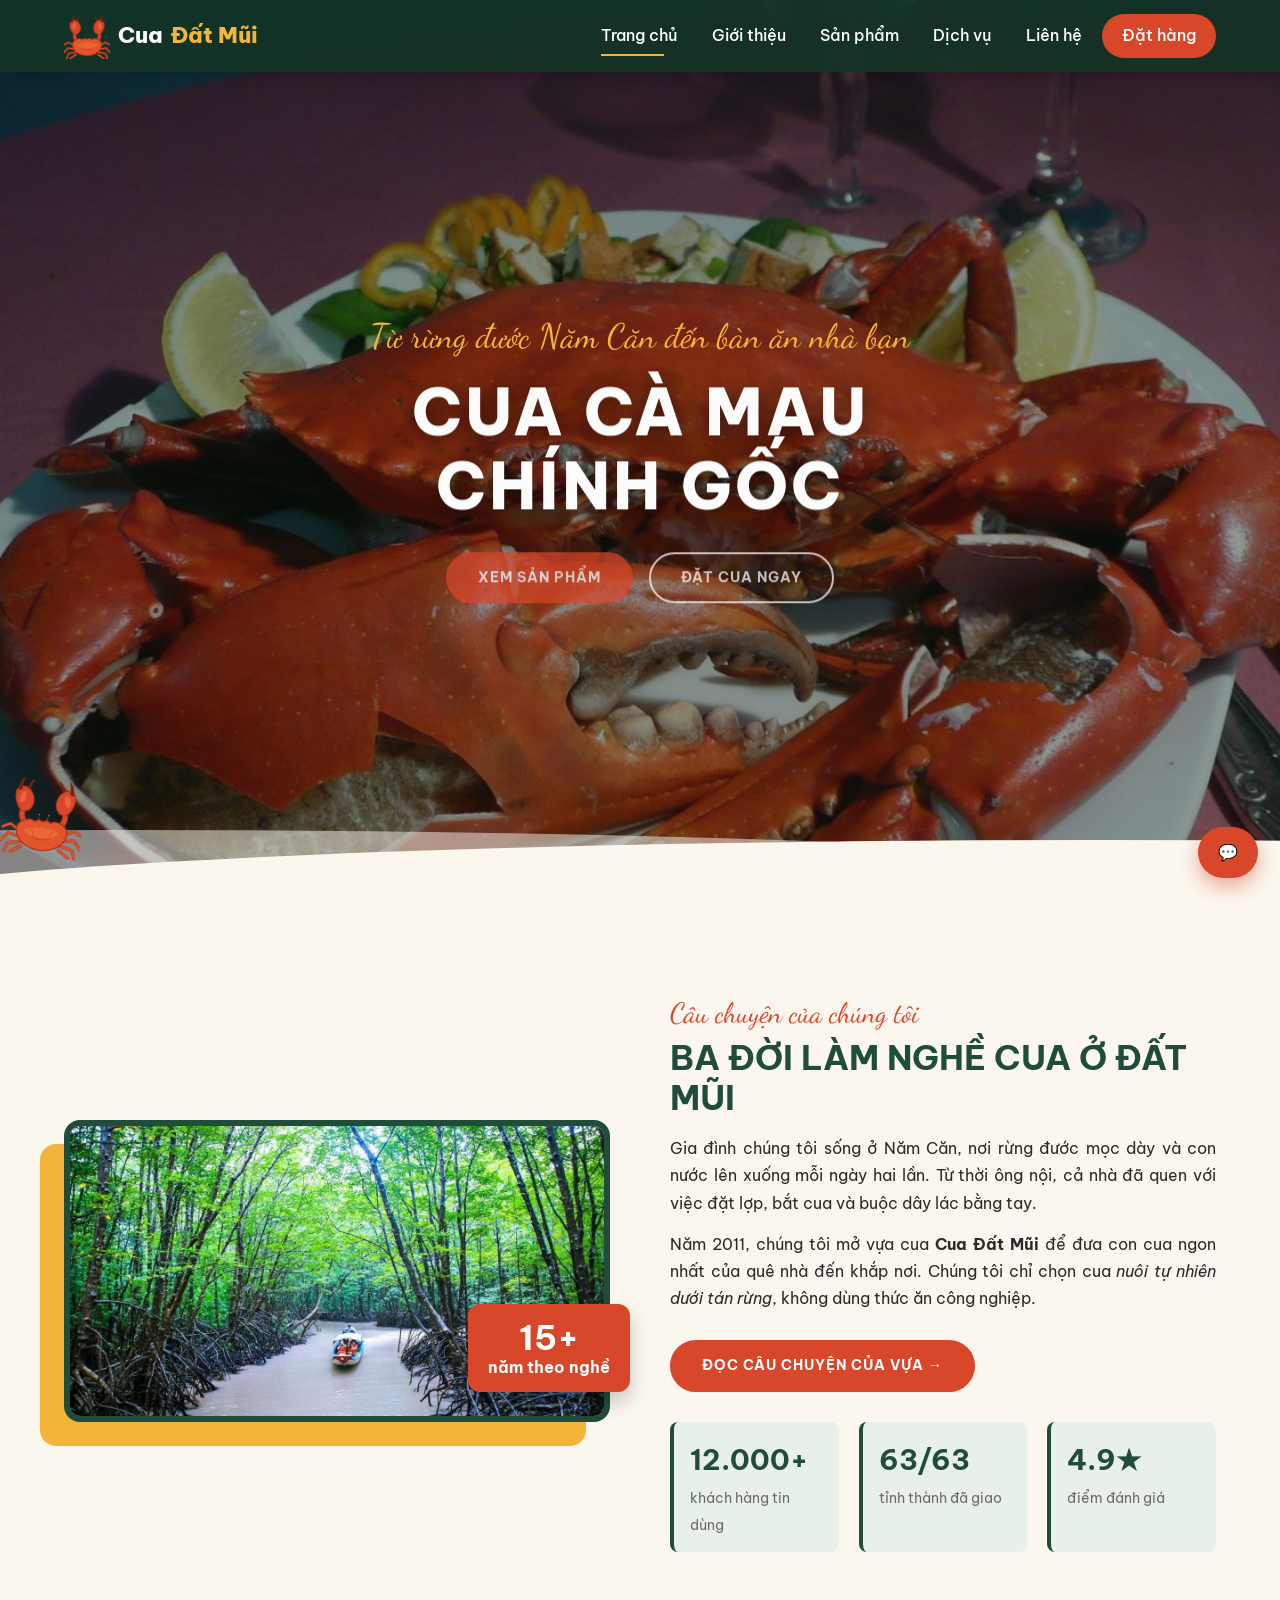
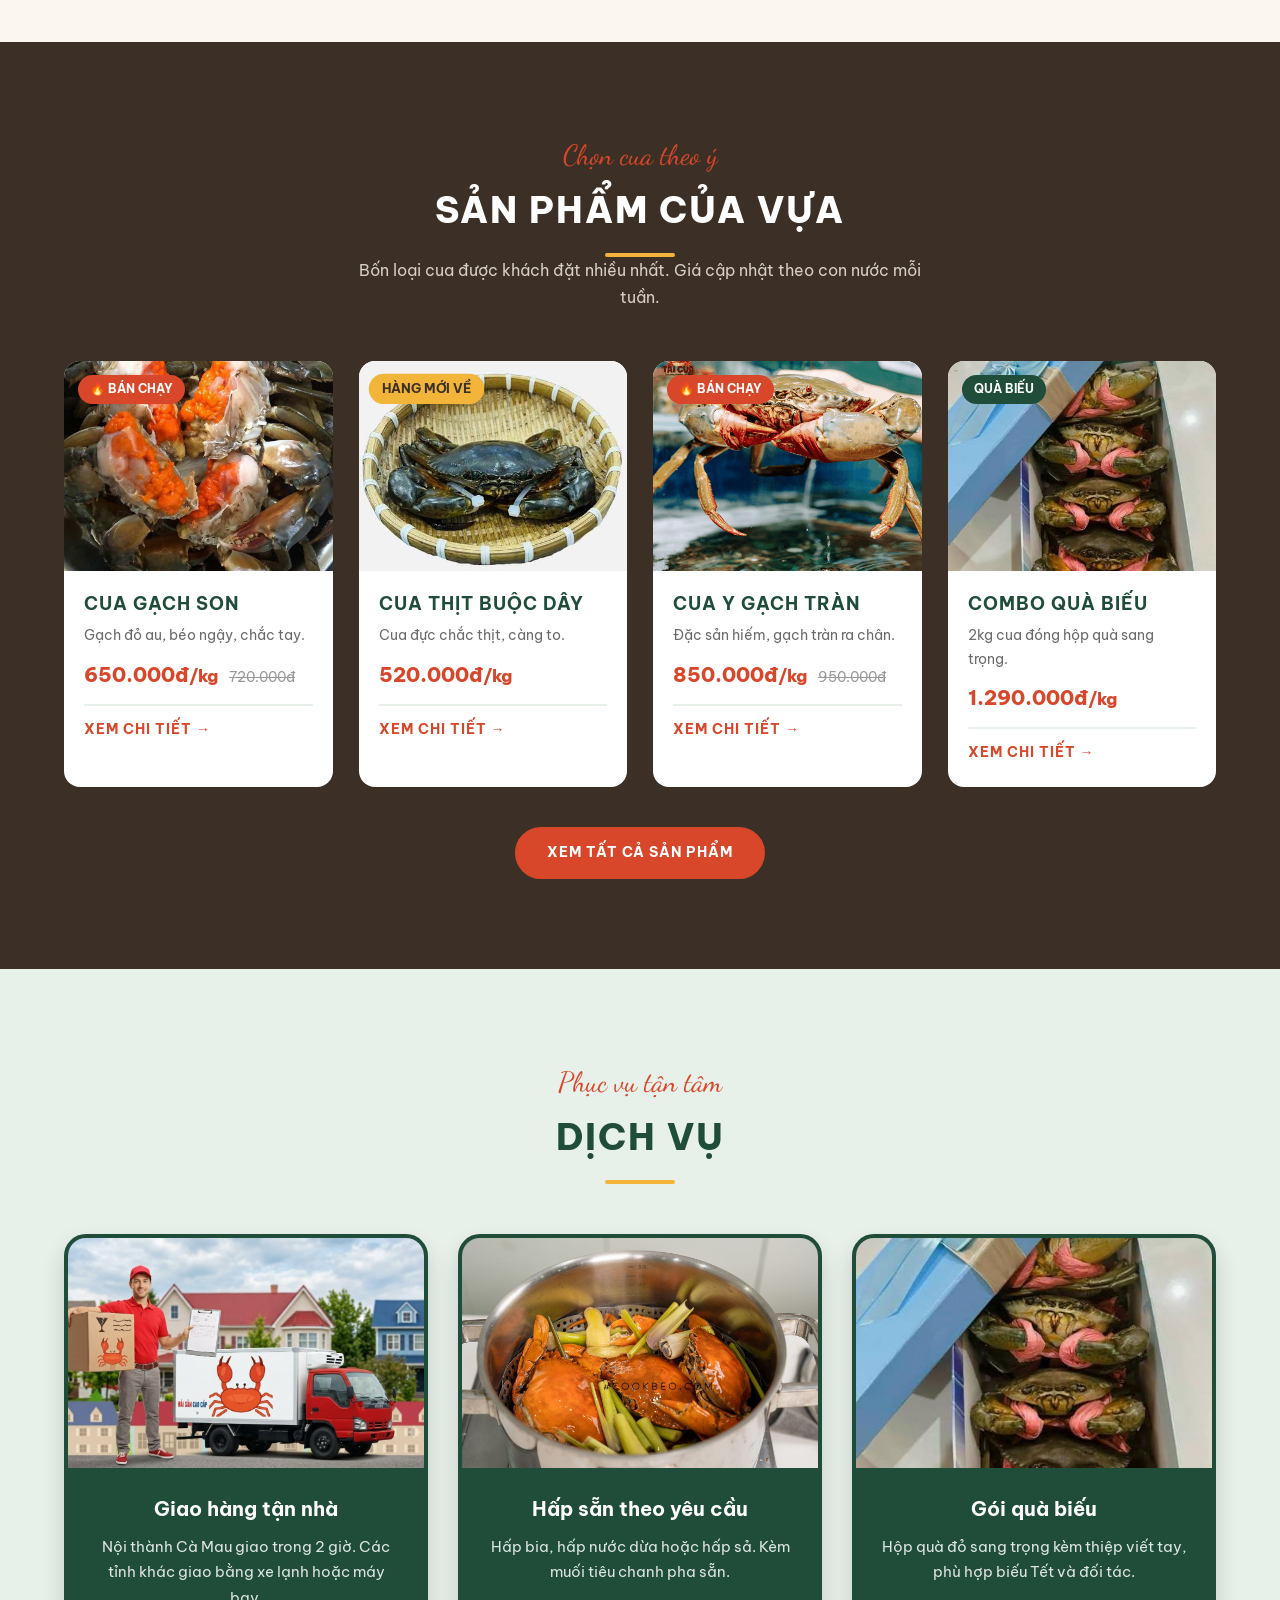
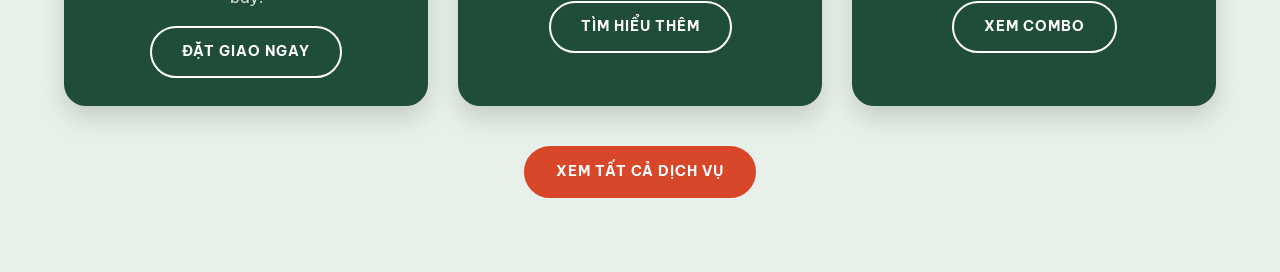
<file: index.html>
<!DOCTYPE html>
<html lang="vi">
<head>
  <meta charset="UTF-8">
  <meta http-equiv="refresh" content="0; url=Source/trang-chu.html">
  <title>Cua Đất Mũi</title>
</head>
<body>
  <p>Đang mở trang web... Nếu không tự chuyển, bấm vào <a href="Source/trang-chu.html">đây</a>.</p>
</body>
</html>
</file>
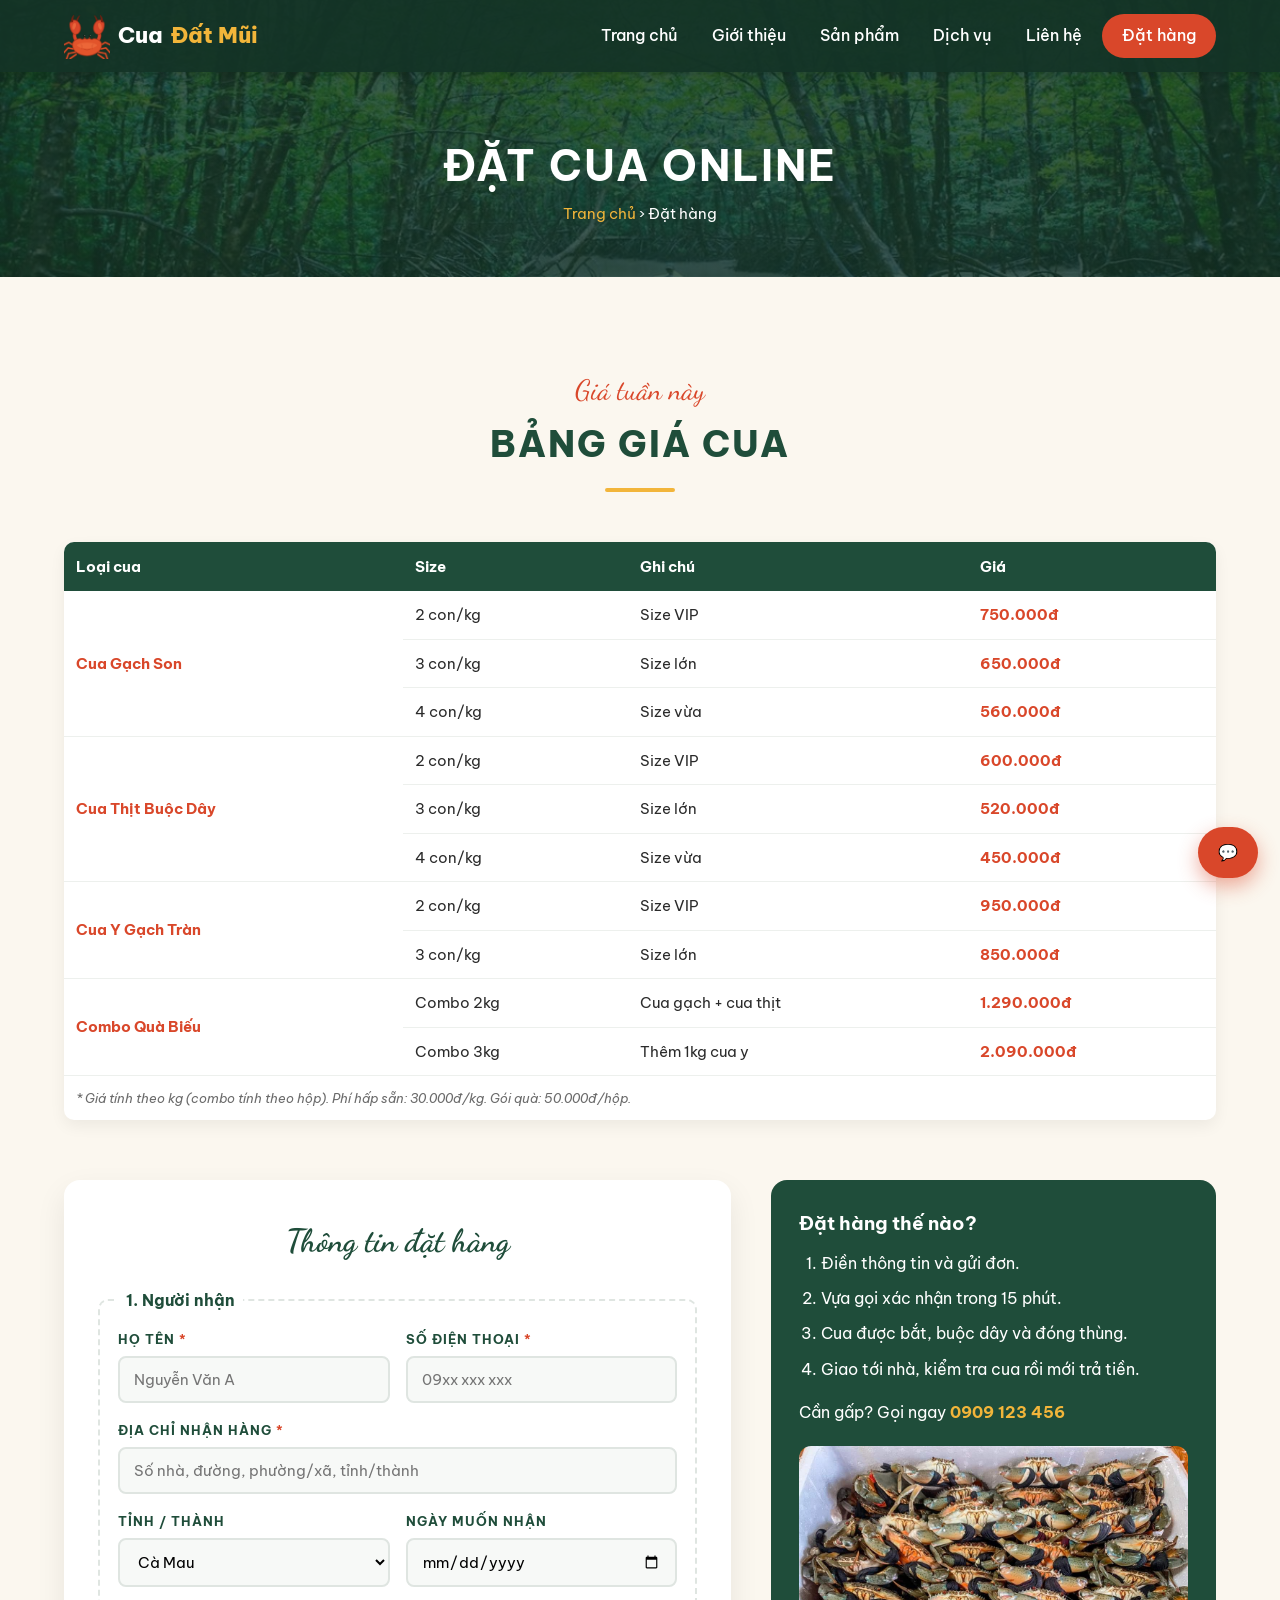
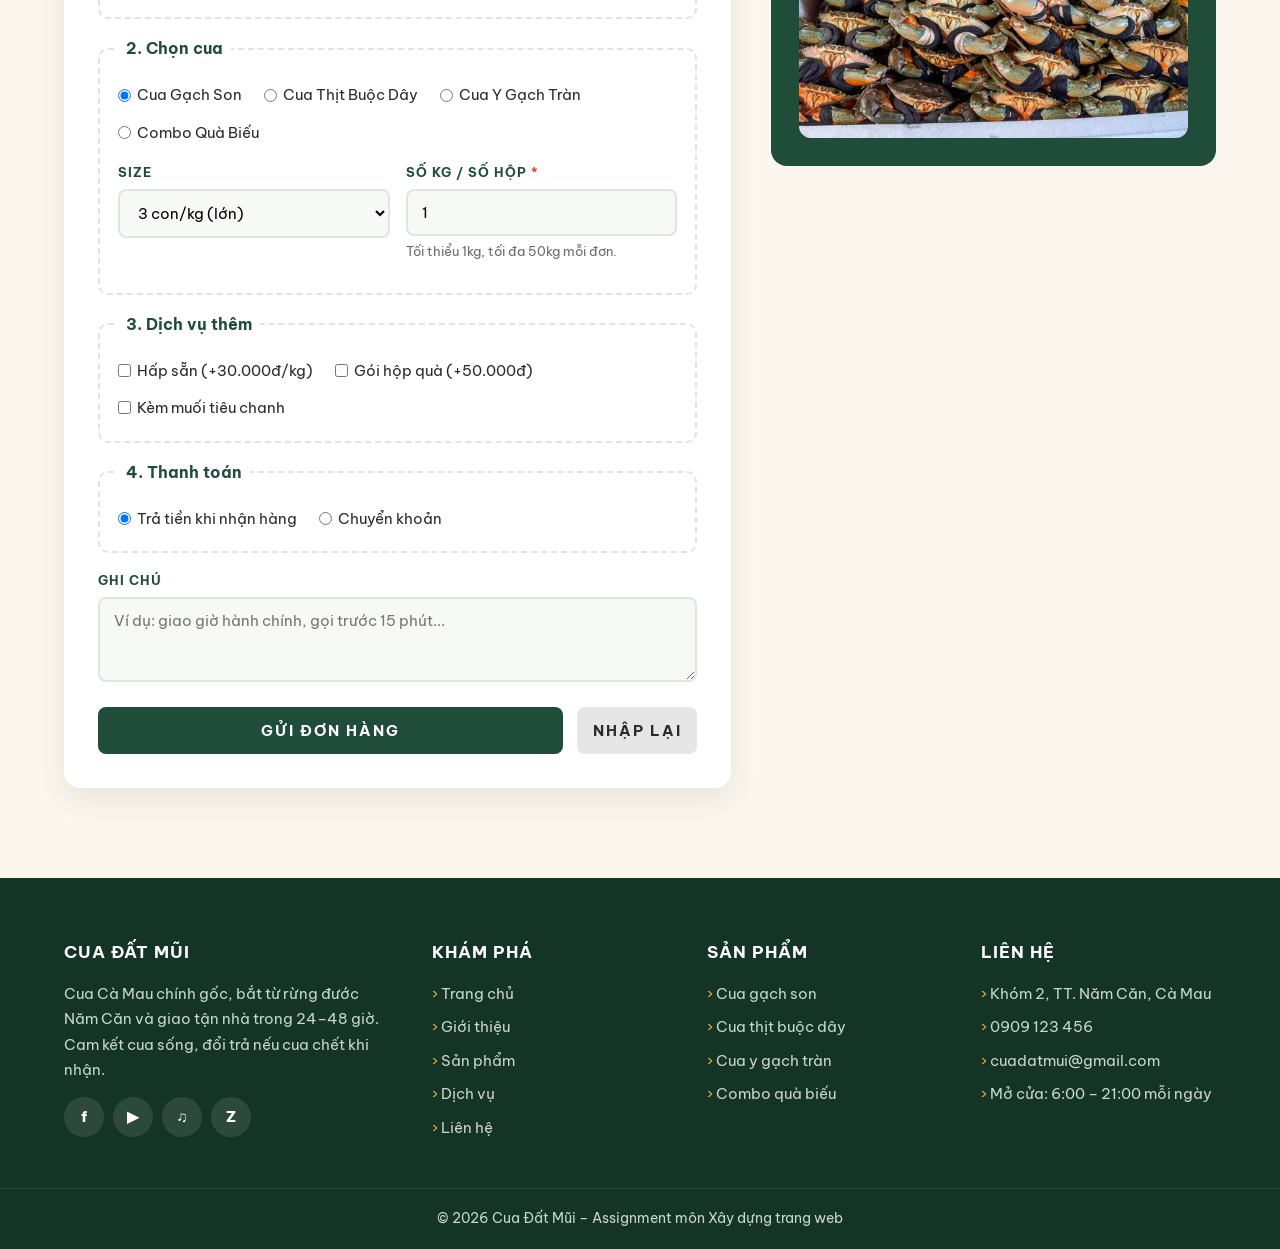
<file: Source/dat-hang.html>
<!DOCTYPE html>
<html lang="vi">
<head>
  <meta charset="UTF-8">
  <meta name="viewport" content="width=device-width, initial-scale=1.0">
  <meta name="description" content="Cua Cà Mau chính gốc rừng đước Năm Căn, giao tận nhà toàn quốc.">
  <title>Đặt hàng | Cua Đất Mũi</title>
  <link rel="icon" href="images/logo.png">
  <link rel="stylesheet" href="css/style.css">
</head>
<body>

  <!-- ========== HEADER ========== -->
  <header class="header">
    <div class="khung">
      <a href="trang-chu.html" class="logo"><img src="images/logo.png" alt="Logo Cua Cà Mau">Cua <span>Đất Mũi</span></a>
      <nav class="menu">
        <span class="nut-menu">&#9776;</span>
        <ul>
          <li><a href="trang-chu.html">Trang chủ</a></li>
          <li><a href="gioi-thieu.html">Giới thiệu</a></li>
          <li><a href="san-pham.html">Sản phẩm</a></li>
          <li><a href="dich-vu.html">Dịch vụ</a></li>
          <li><a href="lien-he.html">Liên hệ</a></li>
          <li><a href="dat-hang.html" class="nut-dat">Đặt hàng</a></li>
        </ul>
      </nav>
    </div>
  </header>

  <section class="dau-trang">
    <h1>Đặt cua online</h1>
    <p class="duong-dan"><a href="trang-chu.html">Trang chủ</a> &rsaquo; Đặt hàng</p>
  </section>

  <section>
    <div class="khung">
      <div class="tieu-de">
        <span class="chu-tay">Giá tuần này</span>
        <h2>Bảng giá cua</h2>
      </div>
      <table class="bang">
        <thead>
          <tr><th>Loại cua</th><th>Size</th><th>Ghi chú</th><th>Giá</th></tr>
        </thead>
        <tbody>
              <tr><td rowspan="3"><a href="cua-gach.html"><strong>Cua Gạch Son</strong></a></td><td>2 con/kg</td><td>Size VIP</td><td class="gia-o">750.000đ</td></tr>
              <tr><td>3 con/kg</td><td>Size lớn</td><td class="gia-o">650.000đ</td></tr>
              <tr><td>4 con/kg</td><td>Size vừa</td><td class="gia-o">560.000đ</td></tr>
              <tr><td rowspan="3"><a href="cua-thit.html"><strong>Cua Thịt Buộc Dây</strong></a></td><td>2 con/kg</td><td>Size VIP</td><td class="gia-o">600.000đ</td></tr>
              <tr><td>3 con/kg</td><td>Size lớn</td><td class="gia-o">520.000đ</td></tr>
              <tr><td>4 con/kg</td><td>Size vừa</td><td class="gia-o">450.000đ</td></tr>
              <tr><td rowspan="2"><a href="cua-y.html"><strong>Cua Y Gạch Tràn</strong></a></td><td>2 con/kg</td><td>Size VIP</td><td class="gia-o">950.000đ</td></tr>
              <tr><td>3 con/kg</td><td>Size lớn</td><td class="gia-o">850.000đ</td></tr>
              <tr><td rowspan="2"><a href="combo-qua-bieu.html"><strong>Combo Quà Biếu</strong></a></td><td>Combo 2kg</td><td>Cua gạch + cua thịt</td><td class="gia-o">1.290.000đ</td></tr>
              <tr><td>Combo 3kg</td><td>Thêm 1kg cua y</td><td class="gia-o">2.090.000đ</td></tr>
        </tbody>
        <tfoot>
          <tr><td colspan="4">* Giá tính theo kg (combo tính theo hộp). Phí hấp sẵn: 30.000đ/kg. Gói quà: 50.000đ/hộp.</td></tr>
        </tfoot>
      </table>

      <div class="dat-hang-luoi" style="margin-top: 60px;">
        <form class="form" action="#" method="post">
          <h3>Thông tin đặt hàng</h3>

          <fieldset>
            <legend>1. Người nhận</legend>
            <div class="hang">
              <div class="o-nhap">
                <label for="ho-ten">Họ tên <span class="bat-buoc">*</span></label>
                <input type="text" id="ho-ten" name="ho-ten" placeholder="Nguyễn Văn A" required>
              </div>
              <div class="o-nhap">
                <label for="dien-thoai">Số điện thoại <span class="bat-buoc">*</span></label>
                <input type="tel" id="dien-thoai" name="dien-thoai" placeholder="09xx xxx xxx" pattern="[0-9]{10}" title="Nhập đủ 10 số" required>
              </div>
            </div>
            <div class="o-nhap">
              <label for="dia-chi">Địa chỉ nhận hàng <span class="bat-buoc">*</span></label>
              <input type="text" id="dia-chi" name="dia-chi" placeholder="Số nhà, đường, phường/xã, tỉnh/thành" required>
            </div>
            <div class="hang">
              <div class="o-nhap">
                <label for="tinh">Tỉnh / thành</label>
                <select id="tinh" name="tinh">
                  <option>Cà Mau</option>
                  <option>TP. Hồ Chí Minh</option>
                  <option>Hà Nội</option>
                  <option>Cần Thơ</option>
                  <option>Đà Nẵng</option>
                  <option>Tỉnh thành khác</option>
                </select>
              </div>
              <div class="o-nhap">
                <label for="ngay-nhan">Ngày muốn nhận</label>
                <input type="date" id="ngay-nhan" name="ngay-nhan">
              </div>
            </div>
          </fieldset>

          <fieldset>
            <legend>2. Chọn cua</legend>
              <label class="lua-chon"><input type="radio" name="loai" value="cua-gach" checked> Cua Gạch Son</label>
              <label class="lua-chon"><input type="radio" name="loai" value="cua-thit"> Cua Thịt Buộc Dây</label>
              <label class="lua-chon"><input type="radio" name="loai" value="cua-y"> Cua Y Gạch Tràn</label>
              <label class="lua-chon"><input type="radio" name="loai" value="combo-qua-bieu"> Combo Quà Biếu</label>
            <div class="hang" style="margin-top: 10px;">
              <div class="o-nhap">
                <label for="size-dh">Size</label>
                <select id="size-dh" name="size">
                  <option>2 con/kg (VIP)</option>
                  <option selected>3 con/kg (lớn)</option>
                  <option>4 con/kg (vừa)</option>
                </select>
              </div>
              <div class="o-nhap">
                <label for="kg">Số kg / số hộp <span class="bat-buoc">*</span></label>
                <input type="number" id="kg" name="kg" min="1" max="50" value="1" required>
                <p class="goi-y">Tối thiểu 1kg, tối đa 50kg mỗi đơn.</p>
              </div>
            </div>
          </fieldset>

          <fieldset>
            <legend>3. Dịch vụ thêm</legend>
            <label class="lua-chon"><input type="checkbox" name="them" value="hap"> Hấp sẵn (+30.000đ/kg)</label>
            <label class="lua-chon"><input type="checkbox" name="them" value="qua"> Gói hộp quà (+50.000đ)</label>
            <label class="lua-chon"><input type="checkbox" name="them" value="muoi"> Kèm muối tiêu chanh</label>
          </fieldset>

          <fieldset>
            <legend>4. Thanh toán</legend>
            <label class="lua-chon"><input type="radio" name="thanh-toan" value="cod" checked> Trả tiền khi nhận hàng</label>
            <label class="lua-chon"><input type="radio" name="thanh-toan" value="ck"> Chuyển khoản</label>
          </fieldset>

          <div class="o-nhap">
            <label for="ghi-chu">Ghi chú</label>
            <textarea id="ghi-chu" name="ghi-chu" rows="3" placeholder="Ví dụ: giao giờ hành chính, gọi trước 15 phút..."></textarea>
          </div>

          <div class="nhom-nut">
            <button type="submit" class="nut-gui">Gửi đơn hàng</button>
            <button type="reset" class="nut-xoa">Nhập lại</button>
          </div>
        </form>

        <aside class="ghi-chu-dh">
          <h3>Đặt hàng thế nào?</h3>
          <ol>
            <li>Điền thông tin và gửi đơn.</li>
            <li>Vựa gọi xác nhận trong 15 phút.</li>
            <li>Cua được bắt, buộc dây và đóng thùng.</li>
            <li>Giao tới nhà, kiểm tra cua rồi mới trả tiền.</li>
          </ol>
          <p style="margin-top: 16px;">Cần gấp? Gọi ngay <a href="tel:0909123456" style="color: var(--vang); font-weight: 700;">0909 123 456</a></p>
          <img src="images/dong-thung.jpg" alt="Cua đóng thùng giữ lạnh" style="margin-top: 20px; border-radius: 12px;">
        </aside>
      </div>
    </div>
  </section>

  <!-- ========== FOOTER ========== -->
  <footer class="footer">
    <div class="khung footer-luoi">
      <div>
        <h4>Cua Đất Mũi</h4>
        <p>Cua Cà Mau chính gốc, bắt từ rừng đước Năm Căn và giao tận nhà trong 24&ndash;48 giờ. Cam kết cua sống, đổi trả nếu cua chết khi nhận.</p>
        <p style="margin-top: 14px;">
          <a href="https://www.facebook.com" target="_blank" class="icon-xh" title="Facebook">f</a>
          <a href="https://www.youtube.com" target="_blank" class="icon-xh" title="YouTube">&#9654;</a>
          <a href="https://www.tiktok.com" target="_blank" class="icon-xh" title="TikTok">&#9835;</a>
          <a href="https://zalo.me" target="_blank" class="icon-xh" title="Zalo">Z</a>
        </p>
      </div>
      <div>
        <h4>Khám phá</h4>
        <ul>
          <li><a href="trang-chu.html">Trang chủ</a></li>
          <li><a href="gioi-thieu.html">Giới thiệu</a></li>
          <li><a href="san-pham.html">Sản phẩm</a></li>
          <li><a href="dich-vu.html">Dịch vụ</a></li>
          <li><a href="lien-he.html">Liên hệ</a></li>
        </ul>
      </div>
      <div>
        <h4>Sản phẩm</h4>
        <ul>
          <li><a href="cua-gach.html">Cua gạch son</a></li>
          <li><a href="cua-thit.html">Cua thịt buộc dây</a></li>
          <li><a href="cua-y.html">Cua y gạch tràn</a></li>
          <li><a href="combo-qua-bieu.html">Combo quà biếu</a></li>
        </ul>
      </div>
      <div>
        <h4>Liên hệ</h4>
        <ul>
          <li>Khóm 2, TT. Năm Căn, Cà Mau</li>
          <li><a href="tel:0909123456">0909 123 456</a></li>
          <li><a href="mailto:cuadatmui@gmail.com">cuadatmui@gmail.com</a></li>
          <li>Mở cửa: 6:00 &ndash; 21:00 mỗi ngày</li>
        </ul>
      </div>
    </div>
    <p class="ban-quyen">&copy; 2026 Cua Đất Mũi &ndash; Assignment môn Xây dựng trang web</p>
  </footer>

  <!-- Nút chat nổi. Có thể thay bằng mã chatbox (Tawk.to, Messenger...) đã học ở bài 7.1 -->
  <a href="https://zalo.me/0909123456" target="_blank" class="nut-chat">&#128172; </a>

</body>
</html>
</file>
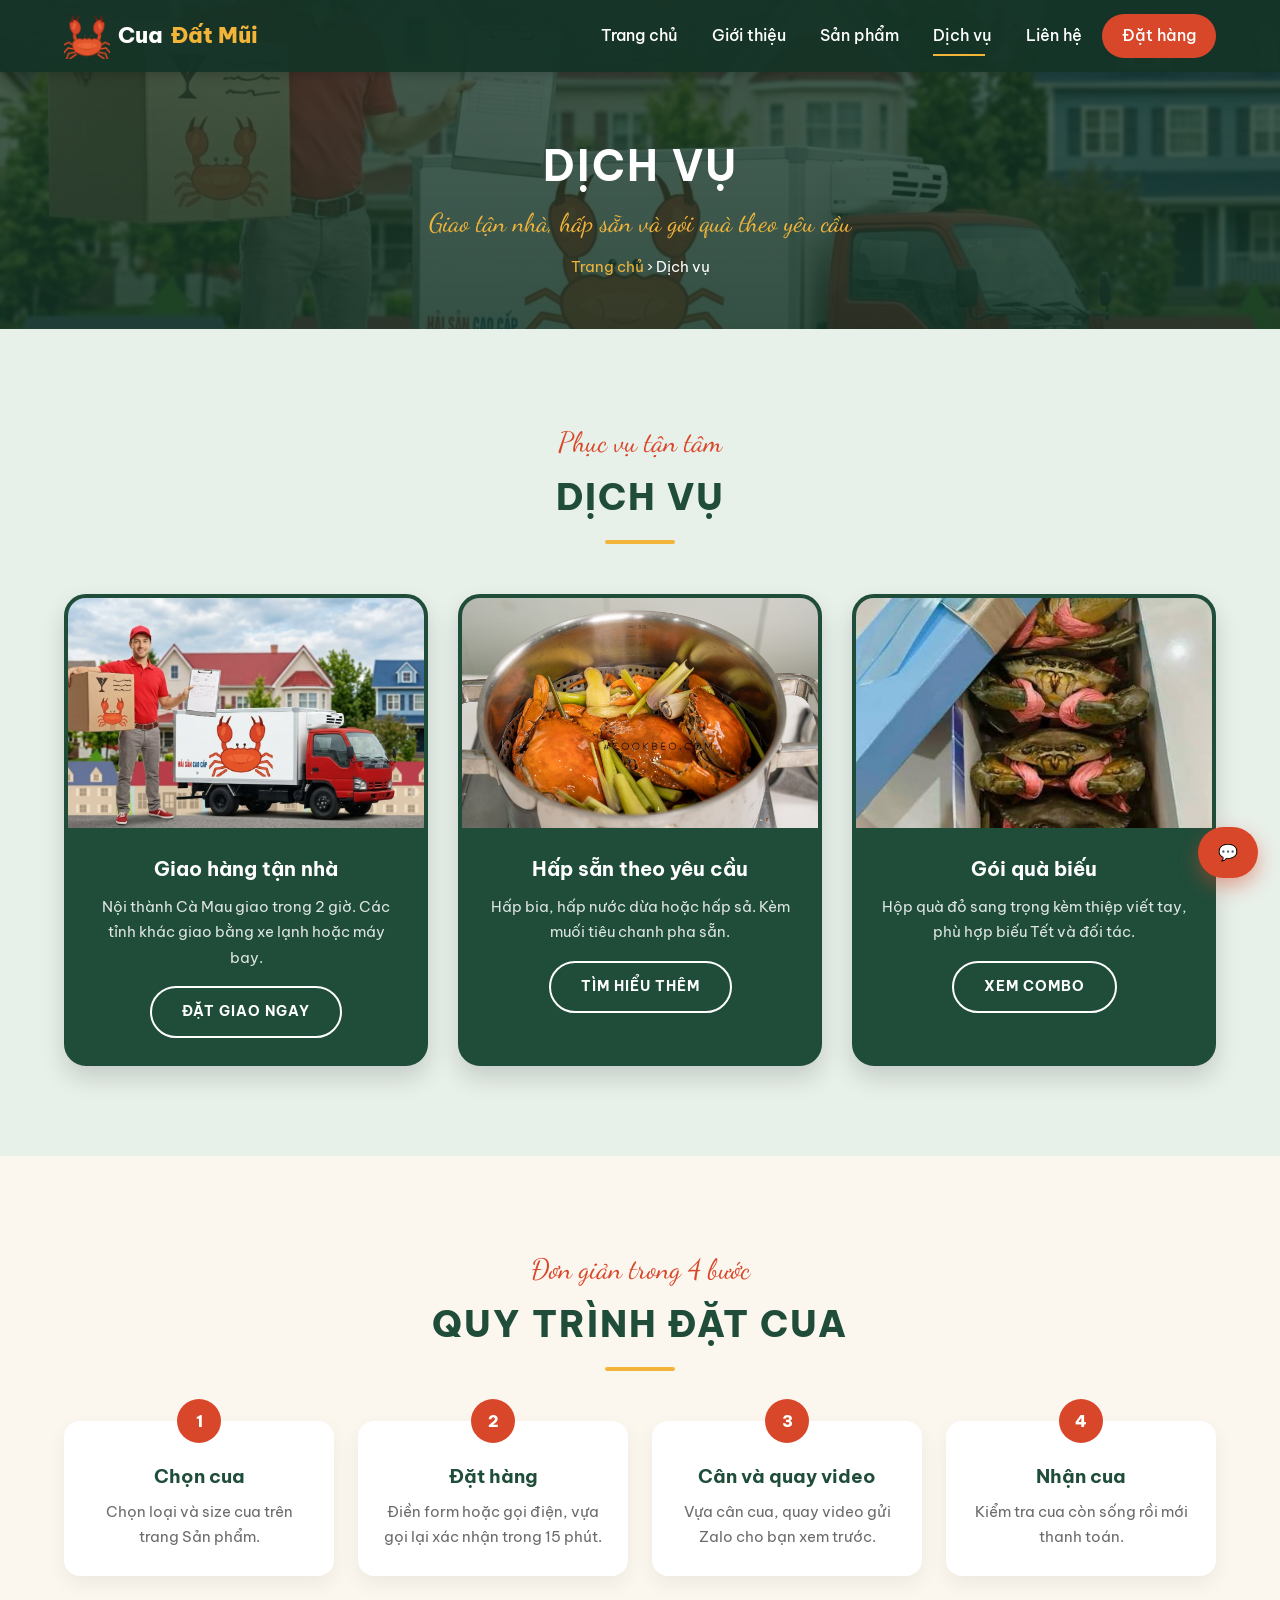
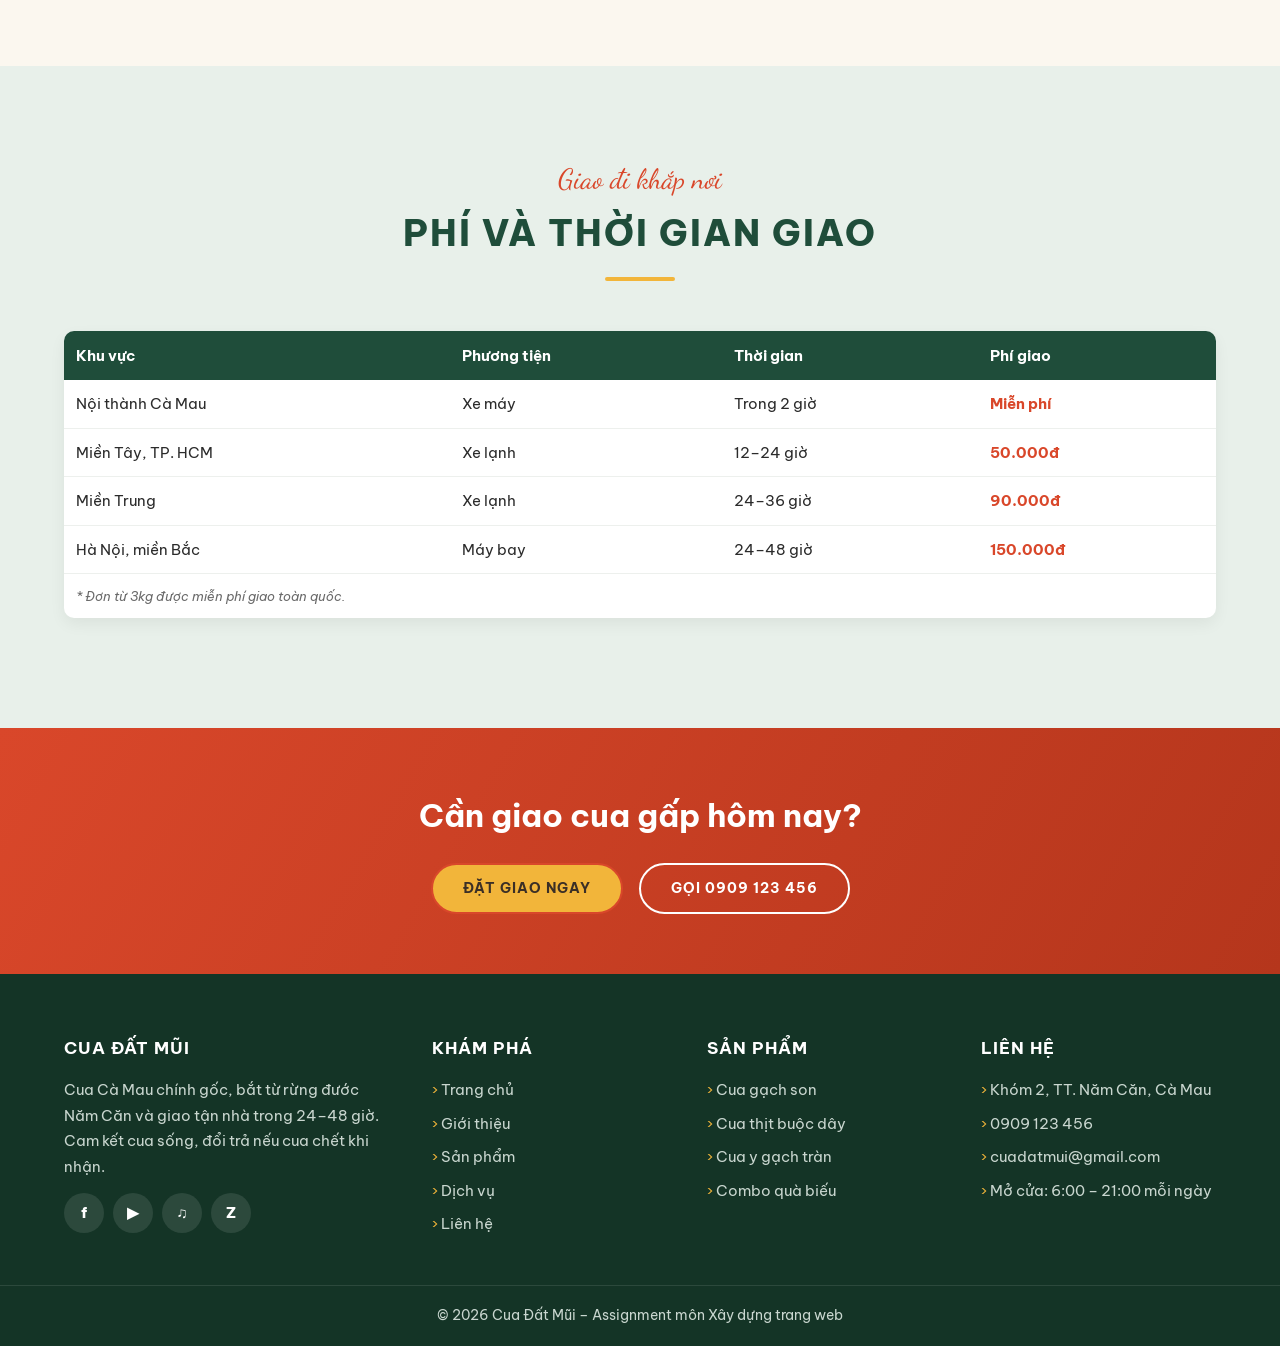
<file: Source/dich-vu.html>
<!DOCTYPE html>
<html lang="vi">
<head>
  <meta charset="UTF-8">
  <meta name="viewport" content="width=device-width, initial-scale=1.0">
  <meta name="description" content="Cua Cà Mau chính gốc rừng đước Năm Căn, giao tận nhà toàn quốc.">
  <title>Dịch vụ | Cua Đất Mũi</title>
  <link rel="icon" href="images/logo.png">
  <link rel="stylesheet" href="css/style.css">
</head>
<body>

  <!-- ========== HEADER ========== -->
  <header class="header">
    <div class="khung">
      <a href="trang-chu.html" class="logo"><img src="images/logo.png" alt="Logo Cua Cà Mau">Cua <span>Đất Mũi</span></a>
      <nav class="menu">
        <span class="nut-menu">&#9776;</span>
        <ul>
          <li><a href="trang-chu.html">Trang chủ</a></li>
          <li><a href="gioi-thieu.html">Giới thiệu</a></li>
          <li><a href="san-pham.html">Sản phẩm</a></li>
          <li><a href="dich-vu.html" class="dang-xem">Dịch vụ</a></li>
          <li><a href="lien-he.html">Liên hệ</a></li>
          <li><a href="dat-hang.html" class="nut-dat">Đặt hàng</a></li>
        </ul>
      </nav>
    </div>
  </header>

    <!-- ========== ĐẦU TRANG ========== -->
  <section class="dau-trang dt-dich-vu">
    <h1>Dịch vụ</h1>
    <p class="phu-de">Giao tận nhà, hấp sẵn và gói quà theo yêu cầu</p>
    <p class="duong-dan"><a href="trang-chu.html">Trang chủ</a> &rsaquo; Dịch vụ</p>
  </section>

  <!-- ========== SERVICES ========== -->
  <section class="services" id="services">
    <div class="khung">
      <div class="tieu-de">
        <span class="chu-tay">Phục vụ tận tâm</span>
        <h2>Dịch vụ</h2>
      </div>
      <div class="luoi-dv">
        <div class="the-dv">
          <img src="images/giao-hang.jpg" alt="Giao cua tận nhà">
          <div class="noi-dung">
            <h3>Giao hàng tận nhà</h3>
            <p>Nội thành Cà Mau giao trong 2 giờ. Các tỉnh khác giao bằng xe lạnh hoặc máy bay.</p>
            <a href="dat-hang.html" class="nut nut-vien">Đặt giao ngay</a>
          </div>
        </div>
        <div class="the-dv">
          <img src="images/hap-san.jpg" alt="Hấp cua sẵn">
          <div class="noi-dung">
            <h3>Hấp sẵn theo yêu cầu</h3>
            <p>Hấp bia, hấp nước dừa hoặc hấp sả. Kèm muối tiêu chanh pha sẵn.</p>
            <a href="#quy-trinh" class="nut nut-vien">Tìm hiểu thêm</a>
          </div>
        </div>
        <div class="the-dv">
          <img src="images/combo-qua-bieu-luoc.jpg" alt="Hộp quà biếu cua">
          <div class="noi-dung">
            <h3>Gói quà biếu</h3>
            <p>Hộp quà đỏ sang trọng kèm thiệp viết tay, phù hợp biếu Tết và đối tác.</p>
            <a href="combo-qua-bieu.html" class="nut nut-vien">Xem combo</a>
          </div>
        </div>
      </div>
    </div>
  </section>

  <!-- ========== QUY TRÌNH ĐẶT HÀNG ========== -->
  <section class="quy-trinh" id="quy-trinh">
    <div class="khung">
      <div class="tieu-de">
        <span class="chu-tay">Đơn giản trong 4 bước</span>
        <h2>Quy trình đặt cua</h2>
      </div>
      <ol class="buoc">
        <li><span>1</span><h3>Chọn cua</h3><p>Chọn loại và size cua trên trang Sản phẩm.</p></li>
        <li><span>2</span><h3>Đặt hàng</h3><p>Điền form hoặc gọi điện, vựa gọi lại xác nhận trong 15 phút.</p></li>
        <li><span>3</span><h3>Cân và quay video</h3><p>Vựa cân cua, quay video gửi Zalo cho bạn xem trước.</p></li>
        <li><span>4</span><h3>Nhận cua</h3><p>Kiểm tra cua còn sống rồi mới thanh toán.</p></li>
      </ol>
    </div>
  </section>

  <!-- ========== BẢNG PHÍ GIAO HÀNG ========== -->
  <section class="phi-giao">
    <div class="khung">
      <div class="tieu-de">
        <span class="chu-tay">Giao đi khắp nơi</span>
        <h2>Phí và thời gian giao</h2>
      </div>
      <table class="bang">
        <thead>
          <tr><th>Khu vực</th><th>Phương tiện</th><th>Thời gian</th><th>Phí giao</th></tr>
        </thead>
        <tbody>
          <tr><td>Nội thành Cà Mau</td><td>Xe máy</td><td>Trong 2 giờ</td><td class="gia-o">Miễn phí</td></tr>
          <tr><td>Miền Tây, TP. HCM</td><td>Xe lạnh</td><td>12&ndash;24 giờ</td><td class="gia-o">50.000đ</td></tr>
          <tr><td>Miền Trung</td><td>Xe lạnh</td><td>24&ndash;36 giờ</td><td class="gia-o">90.000đ</td></tr>
          <tr><td>Hà Nội, miền Bắc</td><td>Máy bay</td><td>24&ndash;48 giờ</td><td class="gia-o">150.000đ</td></tr>
        </tbody>
        <tfoot>
          <tr><td colspan="4">* Đơn từ 3kg được miễn phí giao toàn quốc.</td></tr>
        </tfoot>
      </table>
    </div>
  </section>

  <!-- ========== KÊU GỌI HÀNH ĐỘNG ========== -->
  <section class="keu-goi">
    <div class="khung">
      <h2>Cần giao cua gấp hôm nay?</h2>
      <div class="nhom-nut">
        <a href="dat-hang.html" class="nut">Đặt giao ngay</a>
        <a href="tel:0909123456" class="nut nut-vien">Gọi 0909 123 456</a>
      </div>
    </div>
  </section>

  <!-- ========== FOOTER ========== -->
  <footer class="footer">
    <div class="khung footer-luoi">
      <div>
        <h4>Cua Đất Mũi</h4>
        <p>Cua Cà Mau chính gốc, bắt từ rừng đước Năm Căn và giao tận nhà trong 24&ndash;48 giờ. Cam kết cua sống, đổi trả nếu cua chết khi nhận.</p>
        <p style="margin-top: 14px;">
          <a href="https://www.facebook.com" target="_blank" class="icon-xh" title="Facebook">f</a>
          <a href="https://www.youtube.com" target="_blank" class="icon-xh" title="YouTube">&#9654;</a>
          <a href="https://www.tiktok.com" target="_blank" class="icon-xh" title="TikTok">&#9835;</a>
          <a href="https://zalo.me" target="_blank" class="icon-xh" title="Zalo">Z</a>
        </p>
      </div>
      <div>
        <h4>Khám phá</h4>
        <ul>
          <li><a href="trang-chu.html">Trang chủ</a></li>
          <li><a href="gioi-thieu.html">Giới thiệu</a></li>
          <li><a href="san-pham.html">Sản phẩm</a></li>
          <li><a href="dich-vu.html">Dịch vụ</a></li>
          <li><a href="lien-he.html">Liên hệ</a></li>
        </ul>
      </div>
      <div>
        <h4>Sản phẩm</h4>
        <ul>
          <li><a href="cua-gach.html">Cua gạch son</a></li>
          <li><a href="cua-thit.html">Cua thịt buộc dây</a></li>
          <li><a href="cua-y.html">Cua y gạch tràn</a></li>
          <li><a href="combo-qua-bieu.html">Combo quà biếu</a></li>
        </ul>
      </div>
      <div>
        <h4>Liên hệ</h4>
        <ul>
          <li>Khóm 2, TT. Năm Căn, Cà Mau</li>
          <li><a href="tel:0909123456">0909 123 456</a></li>
          <li><a href="mailto:cuadatmui@gmail.com">cuadatmui@gmail.com</a></li>
          <li>Mở cửa: 6:00 &ndash; 21:00 mỗi ngày</li>
        </ul>
      </div>
    </div>
    <p class="ban-quyen">&copy; 2026 Cua Đất Mũi &ndash; Assignment môn Xây dựng trang web</p>
  </footer>

  <!-- Nút chat nổi. Có thể thay bằng mã chatbox (Tawk.to, Messenger...) đã học ở bài 7.1 -->
  <a href="https://zalo.me/0909123456" target="_blank" class="nut-chat">&#128172; </a>

</body>
</html>
</file>
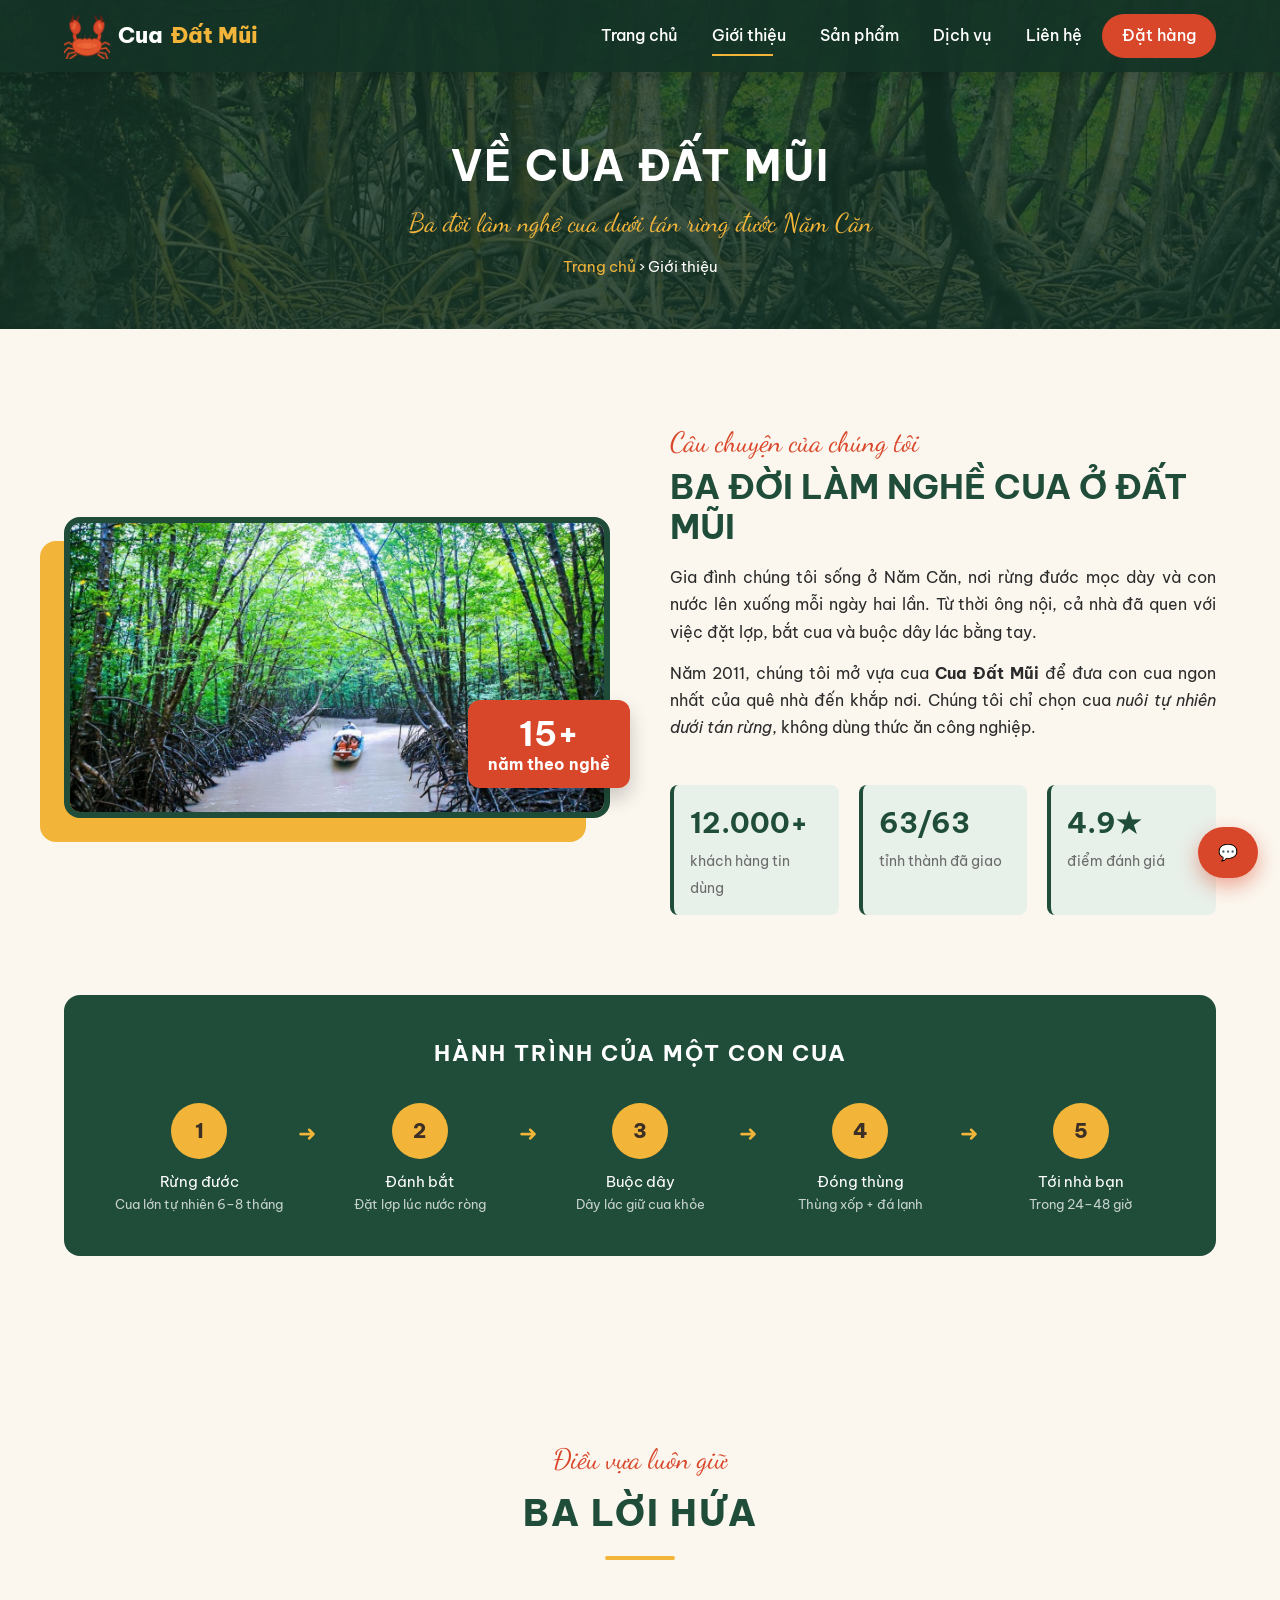
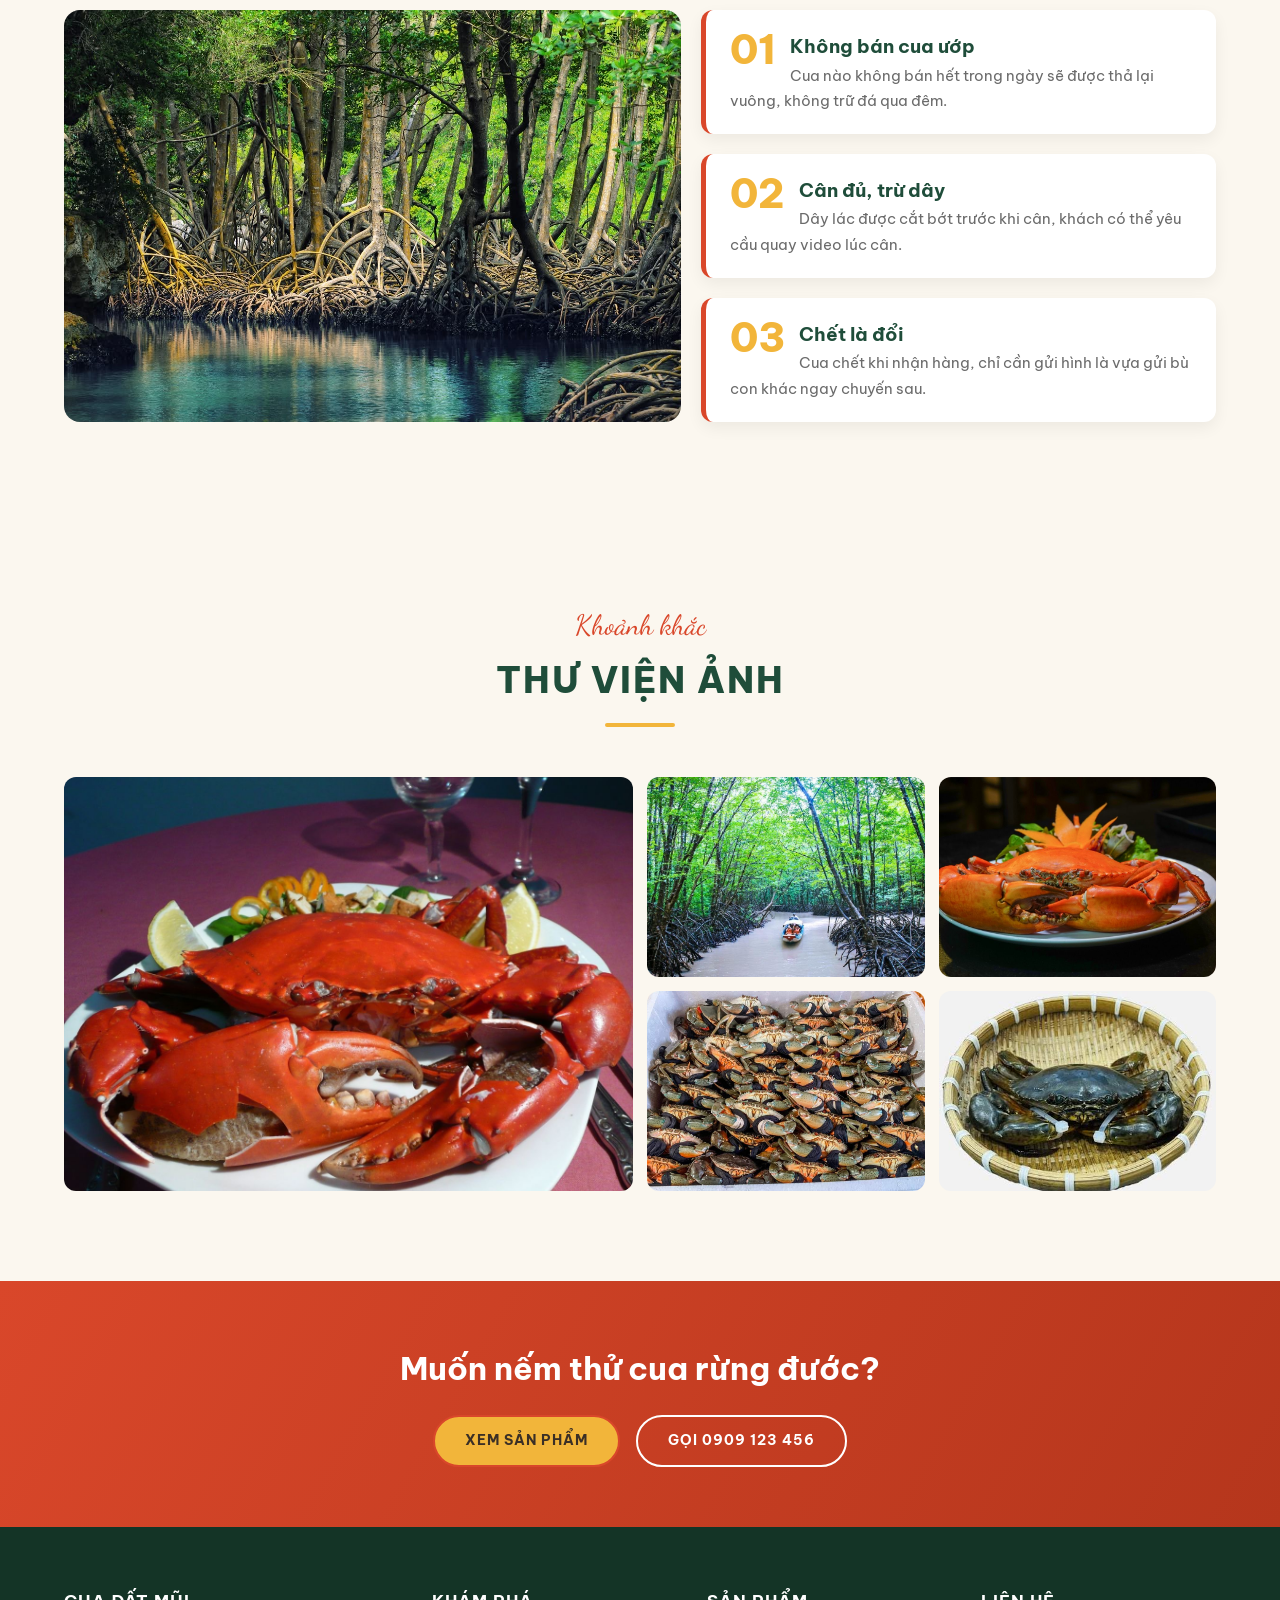
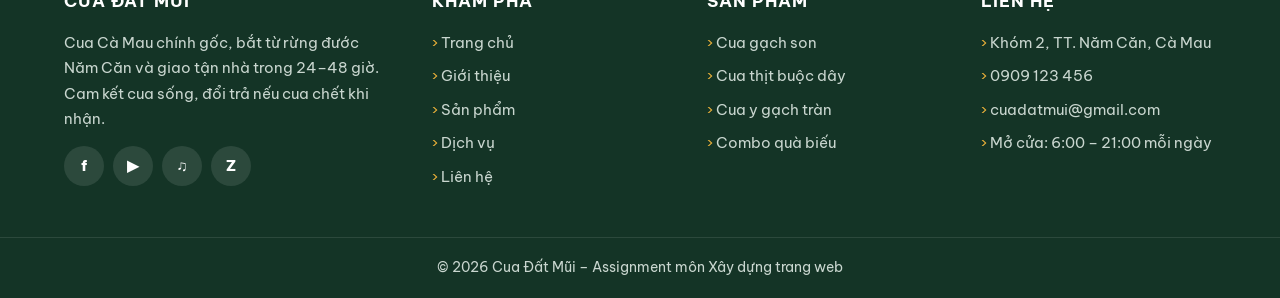
<file: Source/gioi-thieu.html>
<!DOCTYPE html>
<html lang="vi">
<head>
  <meta charset="UTF-8">
  <meta name="viewport" content="width=device-width, initial-scale=1.0">
  <meta name="description" content="Cua Cà Mau chính gốc rừng đước Năm Căn, giao tận nhà toàn quốc.">
  <title>Giới thiệu | Cua Đất Mũi</title>
  <link rel="icon" href="images/logo.png">
  <link rel="stylesheet" href="css/style.css">
</head>
<body>

  <!-- ========== HEADER ========== -->
  <header class="header">
    <div class="khung">
      <a href="trang-chu.html" class="logo"><img src="images/logo.png" alt="Logo Cua Cà Mau">Cua <span>Đất Mũi</span></a>
      <nav class="menu">
        <span class="nut-menu">&#9776;</span>
        <ul>
          <li><a href="trang-chu.html">Trang chủ</a></li>
          <li><a href="gioi-thieu.html" class="dang-xem">Giới thiệu</a></li>
          <li><a href="san-pham.html">Sản phẩm</a></li>
          <li><a href="dich-vu.html">Dịch vụ</a></li>
          <li><a href="lien-he.html">Liên hệ</a></li>
          <li><a href="dat-hang.html" class="nut-dat">Đặt hàng</a></li>
        </ul>
      </nav>
    </div>
  </header>

    <!-- ========== ĐẦU TRANG ========== -->
  <section class="dau-trang dt-gioi-thieu">
    <h1>Về Cua Đất Mũi</h1>
    <p class="phu-de">Ba đời làm nghề cua dưới tán rừng đước Năm Căn</p>
    <p class="duong-dan"><a href="trang-chu.html">Trang chủ</a> &rsaquo; Giới thiệu</p>
  </section>

  <!-- ========== ABOUT ========== -->
  <section class="about" id="about">
    <div class="khung">
      <div class="about-luoi">
        <div class="about-anh">
          <img src="images/banner-2.jpg" alt="Rừng đước Năm Căn, Cà Mau">
          <div class="nhan-nam"><strong>15+</strong>năm theo nghề</div>
        </div>

        <div class="about-chu">
          <span class="chu-tay">Câu chuyện của chúng tôi</span>
          <h2>Ba đời làm nghề cua ở Đất Mũi</h2>
          <p class="mo-dau">Gia đình chúng tôi sống ở Năm Căn, nơi rừng đước mọc dày và con nước lên xuống mỗi ngày hai lần. Từ thời ông nội, cả nhà đã quen với việc đặt lợp, bắt cua và buộc dây lác bằng tay.</p>
          <p>Năm 2011, chúng tôi mở vựa cua <strong>Cua Đất Mũi</strong> để đưa con cua ngon nhất của quê nhà đến khắp nơi. Chúng tôi chỉ chọn cua <em>nuôi tự nhiên dưới tán rừng</em>, không dùng thức ăn công nghiệp.</p>
        </div>

        <div class="so-lieu">
          <div><strong>12.000+</strong><span>khách hàng tin dùng</span></div>
          <div><strong>63/63</strong><span>tỉnh thành đã giao</span></div>
          <div><strong>4.9&#9733;</strong><span>điểm đánh giá</span></div>
        </div>
      </div>

      <div class="hanh-trinh">
        <h3>Hành trình của một con cua</h3>
        <ol>
          <li><span class="so">1</span>Rừng đước<small>Cua lớn tự nhiên 6&ndash;8 tháng</small></li>
          <li><span class="so">2</span>Đánh bắt<small>Đặt lợp lúc nước ròng</small></li>
          <li><span class="so">3</span>Buộc dây<small>Dây lác giữ cua khỏe</small></li>
          <li><span class="so">4</span>Đóng thùng<small>Thùng xốp + đá lạnh</small></li>
          <li><span class="so">5</span>Tới nhà bạn<small>Trong 24&ndash;48 giờ</small></li>
        </ol>
      </div>
    </div>
  </section>

  <!-- ========== GIÁ TRỊ (grid named areas) ========== -->
  <section class="gia-tri">
    <div class="khung">
      <div class="tieu-de">
        <span class="chu-tay">Điều vựa luôn giữ</span>
        <h2>Ba lời hứa</h2>
      </div>
      <div class="luoi-gia-tri">
        <div class="gt-anh"><img src="images/rung-duoc.jpg" alt="Rừng đước Cà Mau"></div>
        <div class="gt-o gt-1"><span>01</span><h3>Không bán cua ướp</h3><p>Cua nào không bán hết trong ngày sẽ được thả lại vuông, không trữ đá qua đêm.</p></div>
        <div class="gt-o gt-2"><span>02</span><h3>Cân đủ, trừ dây</h3><p>Dây lác được cắt bớt trước khi cân, khách có thể yêu cầu quay video lúc cân.</p></div>
        <div class="gt-o gt-3"><span>03</span><h3>Chết là đổi</h3><p>Cua chết khi nhận hàng, chỉ cần gửi hình là vựa gửi bù con khác ngay chuyến sau.</p></div>
      </div>
    </div>
  </section>

  <!-- ========== GALLERY + LIGHTBOX ========== -->
  <section class="gallery" id="gallery">
    <div class="khung">
      <div class="tieu-de">
        <span class="chu-tay">Khoảnh khắc</span>
        <h2>Thư viện ảnh</h2>
      </div>
      <div class="luoi-anh">
        <a href="#anh-1"><img src="images/banner-1.jpg" alt="Hoàng hôn trên sông Cà Mau"></a>
        <a href="#anh-2"><img src="images/banner-2.jpg" alt="Cua bò trên bãi bùn"></a>
        <a href="#anh-3"><img src="images/dia-cua-hap.jpg" alt="Đĩa cua hấp"></a>
        <a href="#anh-4"><img src="images/dong-thung.jpg" alt="Đóng thùng cua"></a>
        <a href="#anh-5"><img src="images/cua-thit-song.jpg" alt="Cua thịt buộc dây"></a>
      </div>
    </div>

    <!-- Lightbox: bấm ảnh để mở, bấm × để đóng -->
    <div class="lightbox" id="anh-1"><a href="#gallery" class="dong">&times;</a><img src="images/banner-1.jpg" alt="Hoàng hôn trên sông Cà Mau"><p>Hoàng hôn trên sông Năm Căn</p></div>
    <div class="lightbox" id="anh-2"><a href="#gallery" class="dong">&times;</a><img src="images/banner-2.jpg" alt="Cua bò trên bãi bùn"><p>Cua bò trên bãi bùn dưới tán đước</p></div>
    <div class="lightbox" id="anh-3"><a href="#gallery" class="dong">&times;</a><img src="images/dia-cua-hap.jpg" alt="Đĩa cua hấp"><p>Cua hấp nước dừa ăn kèm muối tiêu chanh</p></div>
    <div class="lightbox" id="anh-4"><a href="#gallery" class="dong">&times;</a><img src="images/dong-thung.jpg" alt="Đóng thùng cua"><p>Đóng thùng xốp giữ lạnh trước khi giao</p></div>
    <div class="lightbox" id="anh-5"><a href="#gallery" class="dong">&times;</a><img src="images/cua-thit-song.jpg" alt="Cua thịt buộc dây"><p>Cua thịt buộc dây lác truyền thống</p></div>
  </section>

  <!-- ========== KÊU GỌI HÀNH ĐỘNG ========== -->
  <section class="keu-goi">
    <div class="khung">
      <h2>Muốn nếm thử cua rừng đước?</h2>
      <div class="nhom-nut">
        <a href="san-pham.html" class="nut">Xem sản phẩm</a>
        <a href="tel:0909123456" class="nut nut-vien">Gọi 0909 123 456</a>
      </div>
    </div>
  </section>

  <!-- ========== FOOTER ========== -->
  <footer class="footer">
    <div class="khung footer-luoi">
      <div>
        <h4>Cua Đất Mũi</h4>
        <p>Cua Cà Mau chính gốc, bắt từ rừng đước Năm Căn và giao tận nhà trong 24&ndash;48 giờ. Cam kết cua sống, đổi trả nếu cua chết khi nhận.</p>
        <p style="margin-top: 14px;">
          <a href="https://www.facebook.com" target="_blank" class="icon-xh" title="Facebook">f</a>
          <a href="https://www.youtube.com" target="_blank" class="icon-xh" title="YouTube">&#9654;</a>
          <a href="https://www.tiktok.com" target="_blank" class="icon-xh" title="TikTok">&#9835;</a>
          <a href="https://zalo.me" target="_blank" class="icon-xh" title="Zalo">Z</a>
        </p>
      </div>
      <div>
        <h4>Khám phá</h4>
        <ul>
          <li><a href="trang-chu.html">Trang chủ</a></li>
          <li><a href="gioi-thieu.html">Giới thiệu</a></li>
          <li><a href="san-pham.html">Sản phẩm</a></li>
          <li><a href="dich-vu.html">Dịch vụ</a></li>
          <li><a href="lien-he.html">Liên hệ</a></li>
        </ul>
      </div>
      <div>
        <h4>Sản phẩm</h4>
        <ul>
          <li><a href="cua-gach.html">Cua gạch son</a></li>
          <li><a href="cua-thit.html">Cua thịt buộc dây</a></li>
          <li><a href="cua-y.html">Cua y gạch tràn</a></li>
          <li><a href="combo-qua-bieu.html">Combo quà biếu</a></li>
        </ul>
      </div>
      <div>
        <h4>Liên hệ</h4>
        <ul>
          <li>Khóm 2, TT. Năm Căn, Cà Mau</li>
          <li><a href="tel:0909123456">0909 123 456</a></li>
          <li><a href="mailto:cuadatmui@gmail.com">cuadatmui@gmail.com</a></li>
          <li>Mở cửa: 6:00 &ndash; 21:00 mỗi ngày</li>
        </ul>
      </div>
    </div>
    <p class="ban-quyen">&copy; 2026 Cua Đất Mũi &ndash; Assignment môn Xây dựng trang web</p>
  </footer>

  <!-- Nút chat nổi. Có thể thay bằng mã chatbox (Tawk.to, Messenger...) đã học ở bài 7.1 -->
  <a href="https://zalo.me/0909123456" target="_blank" class="nut-chat">&#128172; </a>

</body>
</html>
</file>
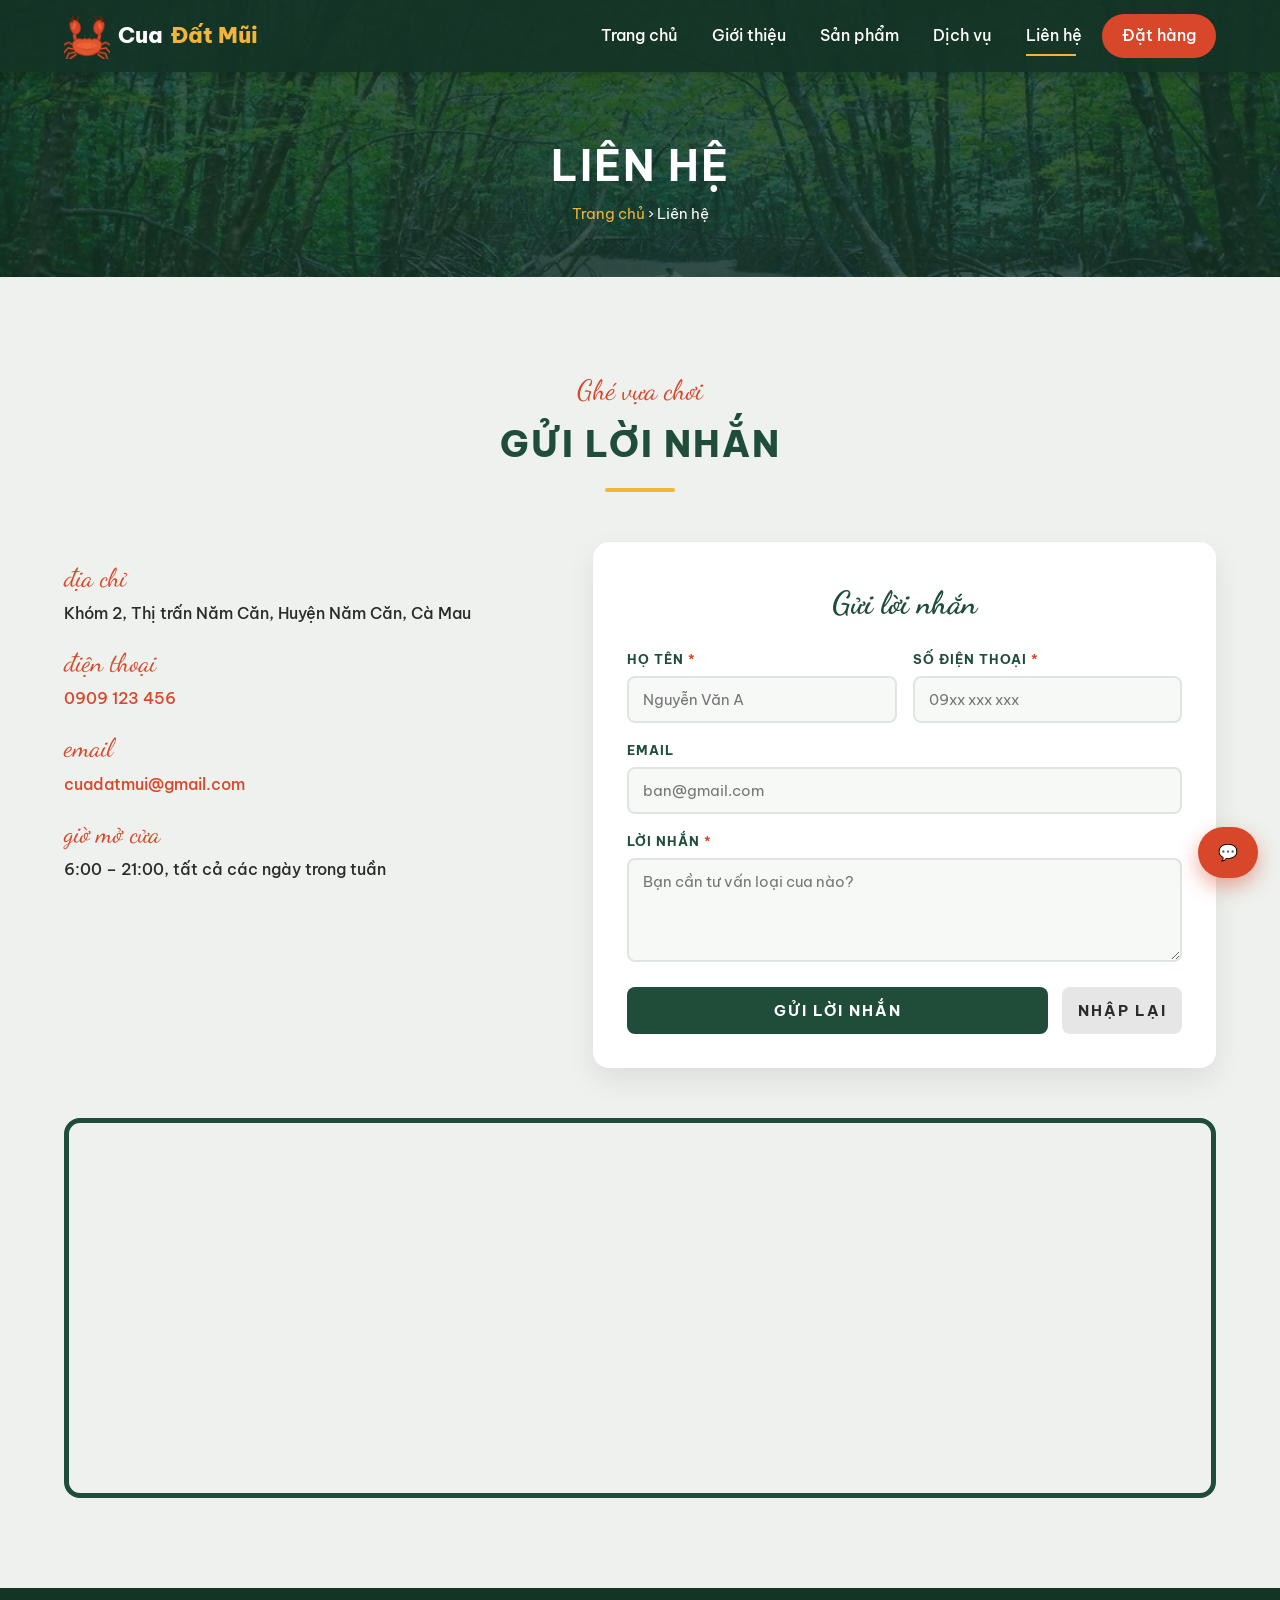
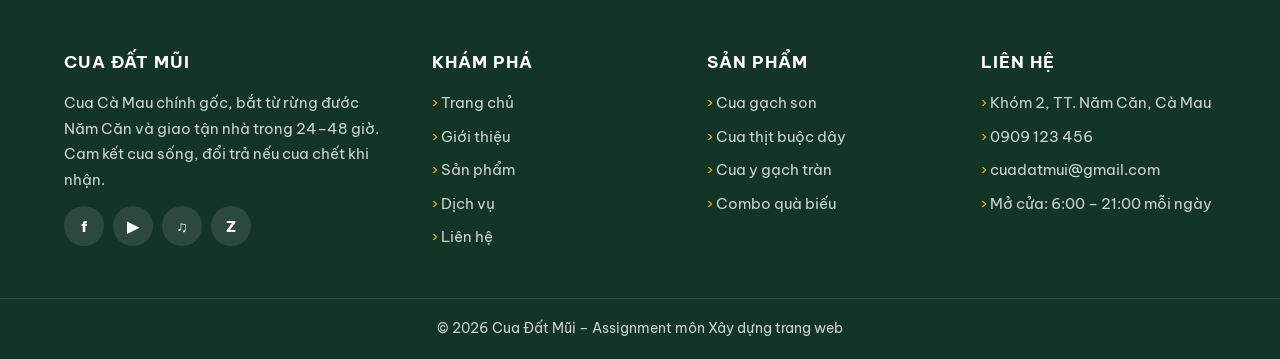
<file: Source/lien-he.html>
<!DOCTYPE html>
<html lang="vi">
<head>
  <meta charset="UTF-8">
  <meta name="viewport" content="width=device-width, initial-scale=1.0">
  <meta name="description" content="Cua Cà Mau chính gốc rừng đước Năm Căn, giao tận nhà toàn quốc.">
  <title>Liên hệ | Cua Đất Mũi</title>
  <link rel="icon" href="images/logo.png">
  <link rel="stylesheet" href="css/style.css">
</head>
<body>

  <!-- ========== HEADER ========== -->
  <header class="header">
    <div class="khung">
      <a href="trang-chu.html" class="logo"><img src="images/logo.png" alt="Logo Cua Cà Mau">Cua <span>Đất Mũi</span></a>
      <nav class="menu">
        <span class="nut-menu">&#9776;</span>
        <ul>
          <li><a href="trang-chu.html">Trang chủ</a></li>
          <li><a href="gioi-thieu.html">Giới thiệu</a></li>
          <li><a href="san-pham.html">Sản phẩm</a></li>
          <li><a href="dich-vu.html">Dịch vụ</a></li>
          <li><a href="lien-he.html" class="dang-xem">Liên hệ</a></li>
          <li><a href="dat-hang.html" class="nut-dat">Đặt hàng</a></li>
        </ul>
      </nav>
    </div>
  </header>

  <!-- ========== ĐẦU TRANG ========== -->
  <section class="dau-trang">
    <h1>Liên hệ</h1>
    <p class="duong-dan"><a href="trang-chu.html">Trang chủ</a> &rsaquo; Liên hệ</p>
  </section>

  <!-- ========== THÔNG TIN + FORM ========== -->
  <section class="contact" id="contact">
    <div class="khung">
      <div class="tieu-de">
        <span class="chu-tay">Ghé vựa chơi</span>
        <h2>Gửi lời nhắn</h2>
      </div>
      <div class="contact-luoi">
        <div class="thong-tin-lh">
          <dl>
            <dt>địa chỉ</dt>
            <dd>Khóm 2, Thị trấn Năm Căn, Huyện Năm Căn, Cà Mau</dd>
            <dt>điện thoại</dt>
            <dd><a href="tel:0909123456">0909 123 456</a></dd>
            <dt>email</dt>
            <dd><a href="mailto:cuadatmui@gmail.com">cuadatmui@gmail.com</a></dd>
            <dt>giờ mở cửa</dt>
            <dd>6:00 &ndash; 21:00, tất cả các ngày trong tuần</dd>
          </dl>
          <div class="mang-xh">
            <!-- Nút Like + Share Facebook (tích hợp tiện ích Facebook) -->
            <iframe src="https://www.facebook.com/plugins/like.php?href=https%3A%2F%2Fwww.facebook.com%2Ffacebook&layout=button_count&action=like&size=large&share=true&height=30" width="200" height="30" style="border:none;overflow:hidden" title="Facebook Like"></iframe>
          </div>
        </div>

        <form class="form" action="#" method="post">
            <h3>Gửi lời nhắn</h3>
            <div class="hang">
                <div class="o-nhap">
                <label for="ten">Họ tên <span class="bat-buoc">*</span></label>
                <input type="text" id="ten" name="ten" placeholder="Nguyễn Văn A" required>
                </div>
                <div class="o-nhap">
                <label for="sdt">Số điện thoại <span class="bat-buoc">*</span></label>
                <input type="tel" id="sdt" name="sdt" placeholder="09xx xxx xxx" pattern="[0-9]{10}" title="Nhập đủ 10 số" required>
                </div>
            </div>
            <div class="o-nhap">
                <label for="email">Email</label>
                <input type="email" id="email" name="email" placeholder="ban@gmail.com">
            </div>
            <div class="o-nhap">
                <label for="loi-nhan">Lời nhắn <span class="bat-buoc">*</span></label>
                <textarea id="loi-nhan" name="loi-nhan" rows="4" placeholder="Bạn cần tư vấn loại cua nào?" required></textarea>
            </div>
            <div class="nhom-nut">
                <button type="submit" class="nut-gui">Gửi lời nhắn</button>
                <button type="reset" class="nut-xoa">Nhập lại</button>
            </div>
            </form>
      </div>

      <!-- Google Map -->
      <div class="ban-do">
          <iframe src="https://maps.google.com/maps?q=N%C4%83m%20C%C4%83n%2C%20C%C3%A0%20Mau&z=12&output=embed" title="Bản đồ vựa cua Năm Căn" loading="lazy"></iframe>
        </div>
    </div>
  </section>

  <!-- ========== FOOTER ========== -->
  <footer class="footer">
    <div class="khung footer-luoi">
      <div>
        <h4>Cua Đất Mũi</h4>
        <p>Cua Cà Mau chính gốc, bắt từ rừng đước Năm Căn và giao tận nhà trong 24&ndash;48 giờ. Cam kết cua sống, đổi trả nếu cua chết khi nhận.</p>
        <p style="margin-top: 14px;">
          <a href="https://www.facebook.com" target="_blank" class="icon-xh" title="Facebook">f</a>
          <a href="https://www.youtube.com" target="_blank" class="icon-xh" title="YouTube">&#9654;</a>
          <a href="https://www.tiktok.com" target="_blank" class="icon-xh" title="TikTok">&#9835;</a>
          <a href="https://zalo.me" target="_blank" class="icon-xh" title="Zalo">Z</a>
        </p>
      </div>
      <div>
        <h4>Khám phá</h4>
        <ul>
          <li><a href="trang-chu.html">Trang chủ</a></li>
          <li><a href="gioi-thieu.html">Giới thiệu</a></li>
          <li><a href="san-pham.html">Sản phẩm</a></li>
          <li><a href="dich-vu.html">Dịch vụ</a></li>
          <li><a href="lien-he.html">Liên hệ</a></li>
        </ul>
      </div>
      <div>
        <h4>Sản phẩm</h4>
        <ul>
          <li><a href="cua-gach.html">Cua gạch son</a></li>
          <li><a href="cua-thit.html">Cua thịt buộc dây</a></li>
          <li><a href="cua-y.html">Cua y gạch tràn</a></li>
          <li><a href="combo-qua-bieu.html">Combo quà biếu</a></li>
        </ul>
      </div>
      <div>
        <h4>Liên hệ</h4>
        <ul>
          <li>Khóm 2, TT. Năm Căn, Cà Mau</li>
          <li><a href="tel:0909123456">0909 123 456</a></li>
          <li><a href="mailto:cuadatmui@gmail.com">cuadatmui@gmail.com</a></li>
          <li>Mở cửa: 6:00 &ndash; 21:00 mỗi ngày</li>
        </ul>
      </div>
    </div>
    <p class="ban-quyen">&copy; 2026 Cua Đất Mũi &ndash; Assignment môn Xây dựng trang web</p>
  </footer>

  <!-- Nút chat nổi. Có thể thay bằng mã chatbox (Tawk.to, Messenger...) đã học ở bài 7.1 -->
  <a href="https://zalo.me/0909123456" target="_blank" class="nut-chat">&#128172; </a>

</body>
</html>
</file>
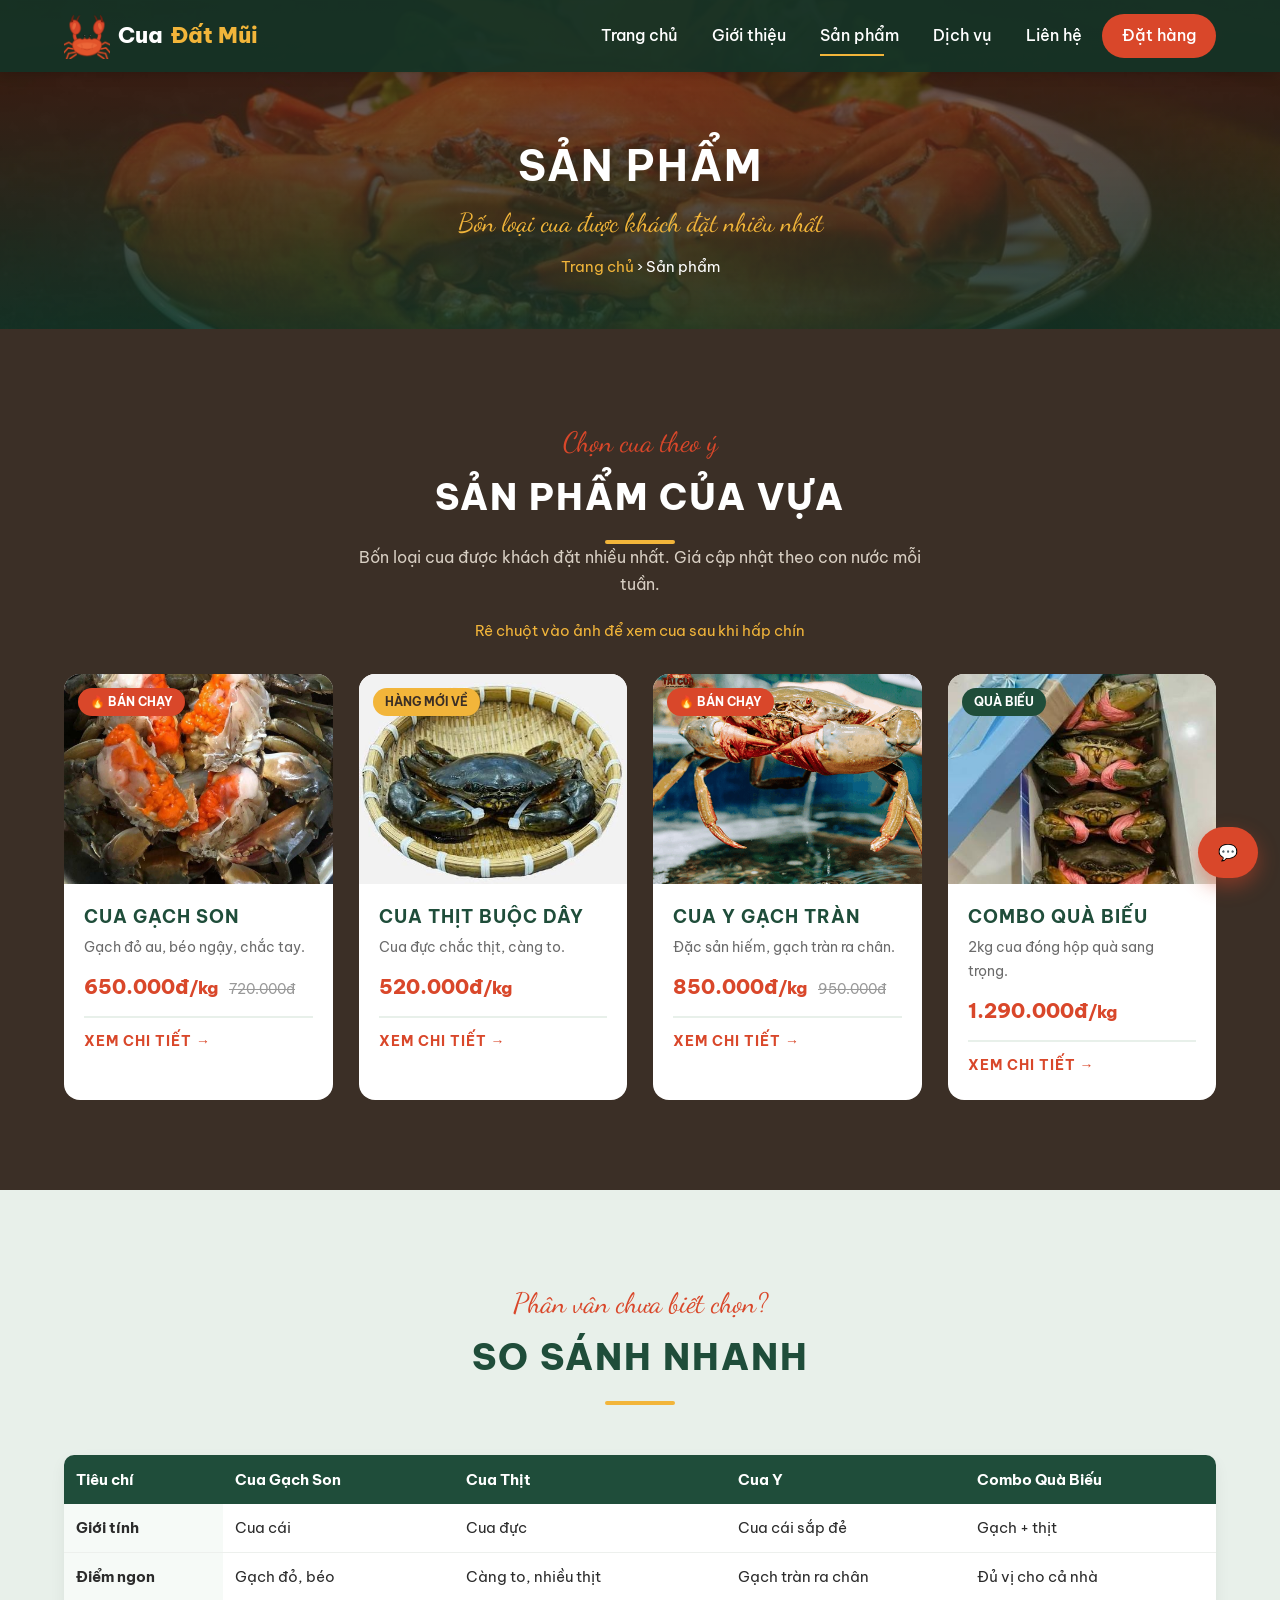
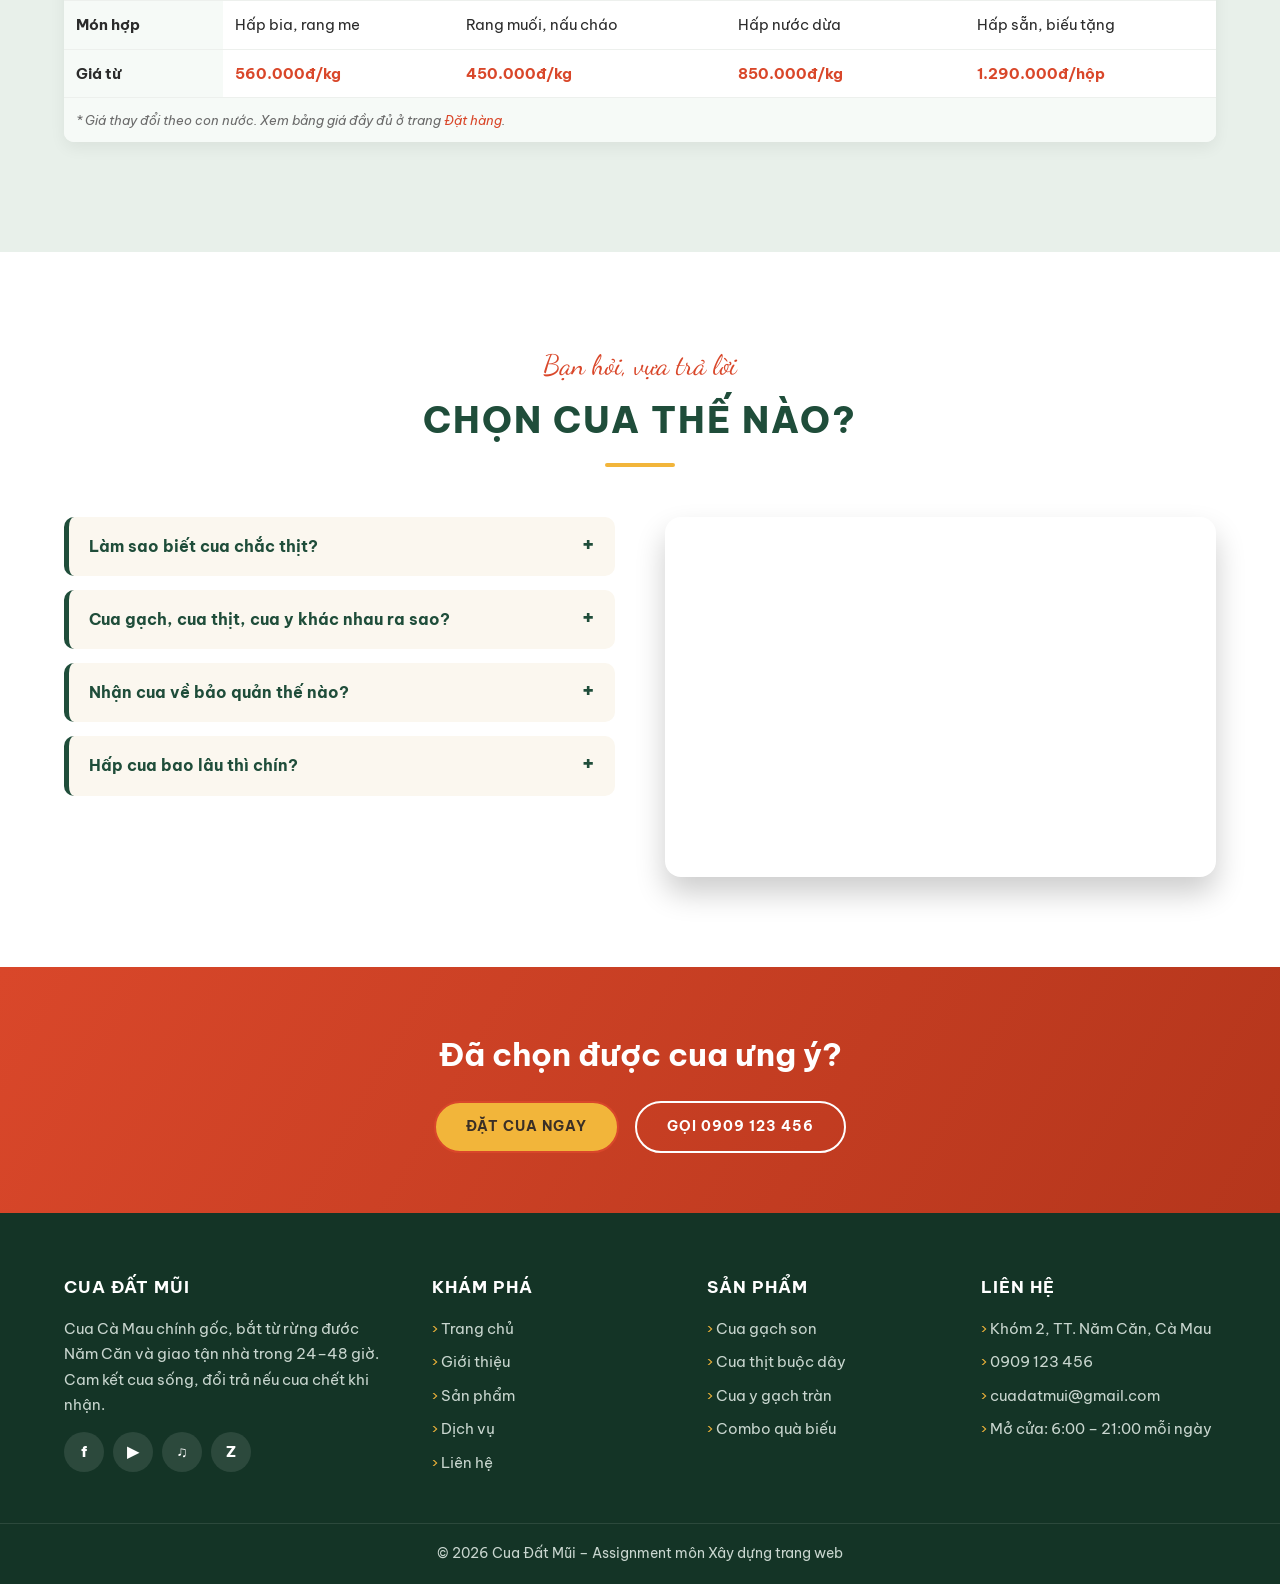
<file: Source/san-pham.html>
<!DOCTYPE html>
<html lang="vi">
<head>
  <meta charset="UTF-8">
  <meta name="viewport" content="width=device-width, initial-scale=1.0">
  <meta name="description" content="Cua Cà Mau chính gốc rừng đước Năm Căn, giao tận nhà toàn quốc.">
  <title>Sản phẩm | Cua Đất Mũi</title>
  <link rel="icon" href="images/logo.png">
  <link rel="stylesheet" href="css/style.css">
</head>
<body>

  <!-- ========== HEADER ========== -->
  <header class="header">
    <div class="khung">
      <a href="trang-chu.html" class="logo"><img src="images/logo.png" alt="Logo Cua Cà Mau">Cua <span>Đất Mũi</span></a>
      <nav class="menu">
        <span class="nut-menu">&#9776;</span>
        <ul>
          <li><a href="trang-chu.html">Trang chủ</a></li>
          <li><a href="gioi-thieu.html">Giới thiệu</a></li>
          <li><a href="san-pham.html" class="dang-xem">Sản phẩm</a></li>
          <li><a href="dich-vu.html">Dịch vụ</a></li>
          <li><a href="lien-he.html">Liên hệ</a></li>
          <li><a href="dat-hang.html" class="nut-dat">Đặt hàng</a></li>
        </ul>
      </nav>
    </div>
  </header>

    <!-- ========== ĐẦU TRANG ========== -->
  <section class="dau-trang dt-san-pham">
    <h1>Sản phẩm</h1>
    <p class="phu-de">Bốn loại cua được khách đặt nhiều nhất</p>
    <p class="duong-dan"><a href="trang-chu.html">Trang chủ</a> &rsaquo; Sản phẩm</p>
  </section>

  <!-- ========== PRODUCTS ========== -->
  <section class="products" id="products">
    <div class="khung">
      <div class="tieu-de">
        <span class="chu-tay">Chọn cua theo ý</span>
        <h2>Sản phẩm của vựa</h2>
        <p>Bốn loại cua được khách đặt nhiều nhất. Giá cập nhật theo con nước mỗi tuần.</p>
      </div>
      <p class="goi-y-hover">Rê chuột vào ảnh để xem cua sau khi hấp chín</p>

      <div class="luoi-sp">
        <article class="the-sp ban-chay">
          <a href="cua-gach.html" class="khung-anh">
            <img src="images/cua-gach-song.jpg" alt="Cua Gạch Son còn sống" class="anh-song">
            <img src="images/cua-gach-luoc.jpg" alt="Cua Gạch Son đã hấp chín" class="anh-luoc">
          </a>
          <div class="thong-tin">
            <h3>Cua Gạch Son</h3>
            <p class="mo-ta">Gạch đỏ au, béo ngậy, chắc tay.</p>
            <p class="gia">650.000đ<small>/kg</small> <del>720.000đ</del></p>
            <a href="cua-gach.html" class="xem">Xem chi tiết &rarr;</a>
          </div>
        </article>
        <article class="the-sp moi-ve">
          <a href="cua-thit.html" class="khung-anh">
            <img src="images/cua-thit-song.jpg" alt="Cua Thịt Buộc Dây còn sống" class="anh-song">
            <img src="images/cua-thit-luoc.jpg" alt="Cua Thịt Buộc Dây đã hấp chín" class="anh-luoc">
          </a>
          <div class="thong-tin">
            <h3>Cua Thịt Buộc Dây</h3>
            <p class="mo-ta">Cua đực chắc thịt, càng to.</p>
            <p class="gia">520.000đ<small>/kg</small></p>
            <a href="cua-thit.html" class="xem">Xem chi tiết &rarr;</a>
          </div>
        </article>
        <article class="the-sp ban-chay">
          <a href="cua-y.html" class="khung-anh">
            <img src="images/cua-y-song.jpg" alt="Cua Y Gạch Tràn còn sống" class="anh-song">
            <img src="images/cua-y-luoc.jpg" alt="Cua Y Gạch Tràn đã hấp chín" class="anh-luoc">
          </a>
          <div class="thong-tin">
            <h3>Cua Y Gạch Tràn</h3>
            <p class="mo-ta">Đặc sản hiếm, gạch tràn ra chân.</p>
            <p class="gia">850.000đ<small>/kg</small> <del>950.000đ</del></p>
            <a href="cua-y.html" class="xem">Xem chi tiết &rarr;</a>
          </div>
        </article>
        <article class="the-sp qua-tang">
          <a href="combo-qua-bieu.html" class="khung-anh">
            <!-- <img src="images/combo-qua-bieu-song.jpg" alt="Combo Quà Biếu còn sống" > -->
            <img src="images/combo-qua-bieu-luoc.jpg" alt="Combo Quà Biếu đã hấp chín" >
          </a>
          <div class="thong-tin">
            <h3>Combo Quà Biếu</h3>
            <p class="mo-ta">2kg cua đóng hộp quà sang trọng.</p>
            <p class="gia">1.290.000đ<small>/kg</small></p>
            <a href="combo-qua-bieu.html" class="xem">Xem chi tiết &rarr;</a>
          </div>
        </article>
      </div>
    </div>
  </section>

  <!-- ========== BẢNG SO SÁNH ========== -->
  <section class="so-sanh">
    <div class="khung">
      <div class="tieu-de">
        <span class="chu-tay">Phân vân chưa biết chọn?</span>
        <h2>So sánh nhanh</h2>
      </div>
      <table class="bang">
        <thead>
          <tr><th>Tiêu chí</th><th>Cua Gạch Son</th><th>Cua Thịt</th><th>Cua Y</th><th>Combo Quà Biếu</th></tr>
        </thead>
        <tbody>
          <tr><td><strong>Giới tính</strong></td><td>Cua cái</td><td>Cua đực</td><td>Cua cái sắp đẻ</td><td>Gạch + thịt</td></tr>
          <tr><td><strong>Điểm ngon</strong></td><td>Gạch đỏ, béo</td><td>Càng to, nhiều thịt</td><td>Gạch tràn ra chân</td><td>Đủ vị cho cả nhà</td></tr>
          <tr><td><strong>Món hợp</strong></td><td>Hấp bia, rang me</td><td>Rang muối, nấu cháo</td><td>Hấp nước dừa</td><td>Hấp sẵn, biếu tặng</td></tr>
          <tr><td><strong>Giá từ</strong></td><td class="gia-o">560.000đ/kg</td><td class="gia-o">450.000đ/kg</td><td class="gia-o">850.000đ/kg</td><td class="gia-o">1.290.000đ/hộp</td></tr>
        </tbody>
        <tfoot>
          <tr><td colspan="5">* Giá thay đổi theo con nước. Xem bảng giá đầy đủ ở trang <a href="dat-hang.html">Đặt hàng</a>.</td></tr>
        </tfoot>
      </table>
    </div>
  </section>

  <!-- ========== HỎI ĐÁP + VIDEO ========== -->
  <section class="faq" id="faq">
    <div class="khung">
      <div class="tieu-de">
        <span class="chu-tay">Bạn hỏi, vựa trả lời</span>
        <h2>Chọn cua thế nào?</h2>
      </div>
      <div class="faq-luoi">
        <div>
          <details>
            <summary>Làm sao biết cua chắc thịt?</summary>
            <div class="tra-loi">
              <ul>
                <li>Bóp nhẹ yếm cua thấy cứng, không lún.</li>
                <li>Cầm lên thấy nặng tay so với kích thước.</li>
                <li>Mai cua có màu sẫm, không có vết bẩn lạ.</li>
              </ul>
            </div>
          </details>
          <details>
            <summary>Cua gạch, cua thịt, cua y khác nhau ra sao?</summary>
            <div class="tra-loi">
              <p><strong>Cua thịt</strong> là cua đực, càng to, nhiều thịt. <strong>Cua gạch</strong> là cua cái có gạch đỏ trong mai. <strong>Cua y</strong> là cua cái sắp đẻ, gạch tràn ra chân, hiếm và đắt nhất.</p>
            </div>
          </details>
          <details>
            <summary>Nhận cua về bảo quản thế nào?</summary>
            <div class="tra-loi">
              <p>Giữ nguyên dây buộc, phủ khăn ẩm và để ngăn mát tủ lạnh (5&ndash;10&deg;C). Cua sống tốt thêm 2&ndash;3 ngày. Không ngâm cua vào nước ngọt.</p>
            </div>
          </details>
          <details>
            <summary>Hấp cua bao lâu thì chín?</summary>
            <div class="tra-loi">
              <p>Cua dưới 300g hấp 15 phút, cua trên 400g hấp 20&ndash;25 phút. Úp ngửa mai cua để gạch không chảy ra ngoài.</p>
            </div>
          </details>
        </div>
        <div class="video-khung">
          <iframe src="https://www.youtube.com/embed/N92SlO3d5xY" title="Bắt cua dưới rừng đước Cà Mau" allowfullscreen></iframe>
        </div>
      </div>
    </div>
  </section>

  <!-- ========== KÊU GỌI HÀNH ĐỘNG ========== -->
  <section class="keu-goi">
    <div class="khung">
      <h2>Đã chọn được cua ưng ý?</h2>
      <div class="nhom-nut">
        <a href="dat-hang.html" class="nut">Đặt cua ngay</a>
        <a href="tel:0909123456" class="nut nut-vien">Gọi 0909 123 456</a>
      </div>
    </div>
  </section>

  <!-- ========== FOOTER ========== -->
  <footer class="footer">
    <div class="khung footer-luoi">
      <div>
        <h4>Cua Đất Mũi</h4>
        <p>Cua Cà Mau chính gốc, bắt từ rừng đước Năm Căn và giao tận nhà trong 24&ndash;48 giờ. Cam kết cua sống, đổi trả nếu cua chết khi nhận.</p>
        <p style="margin-top: 14px;">
          <a href="https://www.facebook.com" target="_blank" class="icon-xh" title="Facebook">f</a>
          <a href="https://www.youtube.com" target="_blank" class="icon-xh" title="YouTube">&#9654;</a>
          <a href="https://www.tiktok.com" target="_blank" class="icon-xh" title="TikTok">&#9835;</a>
          <a href="https://zalo.me" target="_blank" class="icon-xh" title="Zalo">Z</a>
        </p>
      </div>
      <div>
        <h4>Khám phá</h4>
        <ul>
          <li><a href="trang-chu.html">Trang chủ</a></li>
          <li><a href="gioi-thieu.html">Giới thiệu</a></li>
          <li><a href="san-pham.html">Sản phẩm</a></li>
          <li><a href="dich-vu.html">Dịch vụ</a></li>
          <li><a href="lien-he.html">Liên hệ</a></li>
        </ul>
      </div>
      <div>
        <h4>Sản phẩm</h4>
        <ul>
          <li><a href="cua-gach.html">Cua gạch son</a></li>
          <li><a href="cua-thit.html">Cua thịt buộc dây</a></li>
          <li><a href="cua-y.html">Cua y gạch tràn</a></li>
          <li><a href="combo-qua-bieu.html">Combo quà biếu</a></li>
        </ul>
      </div>
      <div>
        <h4>Liên hệ</h4>
        <ul>
          <li>Khóm 2, TT. Năm Căn, Cà Mau</li>
          <li><a href="tel:0909123456">0909 123 456</a></li>
          <li><a href="mailto:cuadatmui@gmail.com">cuadatmui@gmail.com</a></li>
          <li>Mở cửa: 6:00 &ndash; 21:00 mỗi ngày</li>
        </ul>
      </div>
    </div>
    <p class="ban-quyen">&copy; 2026 Cua Đất Mũi &ndash; Assignment môn Xây dựng trang web</p>
  </footer>

  <!-- Nút chat nổi. Có thể thay bằng mã chatbox (Tawk.to, Messenger...) đã học ở bài 7.1 -->
  <a href="https://zalo.me/0909123456" target="_blank" class="nut-chat">&#128172; </a>

</body>
</html>
</file>
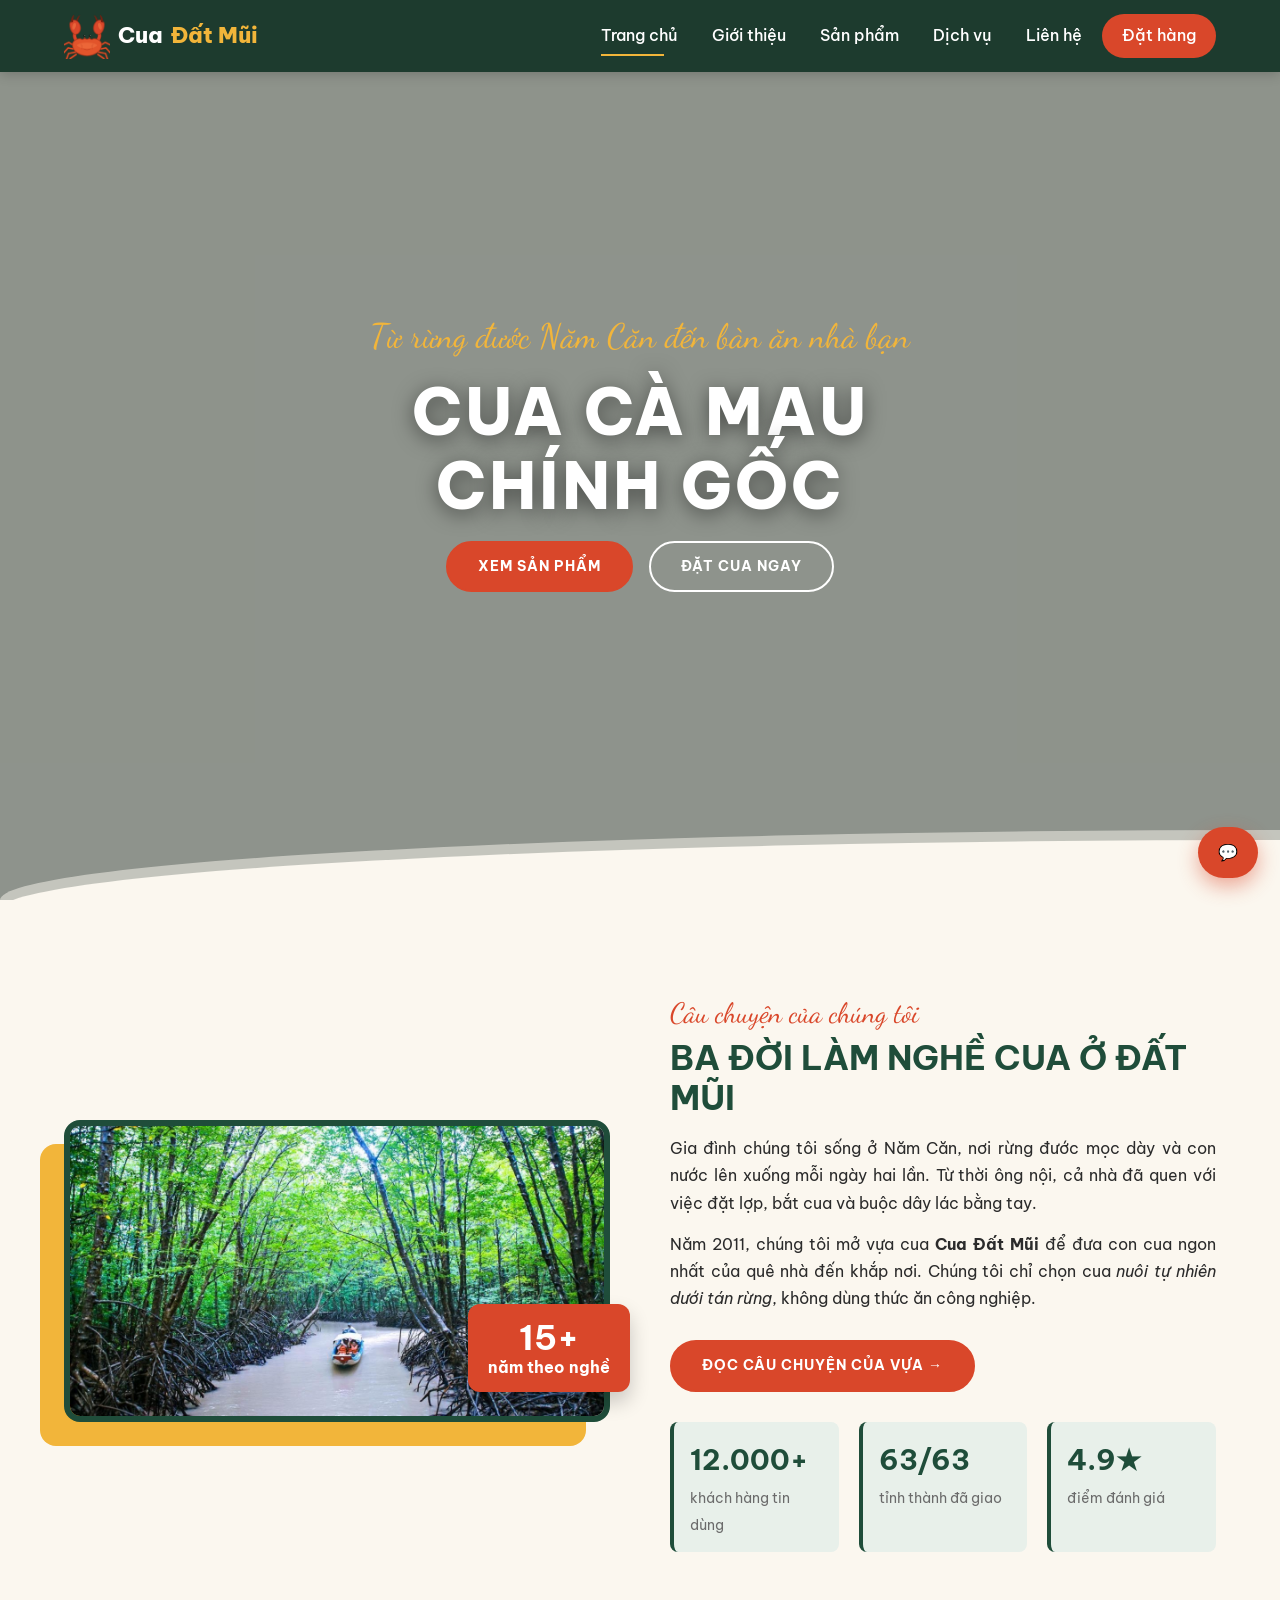
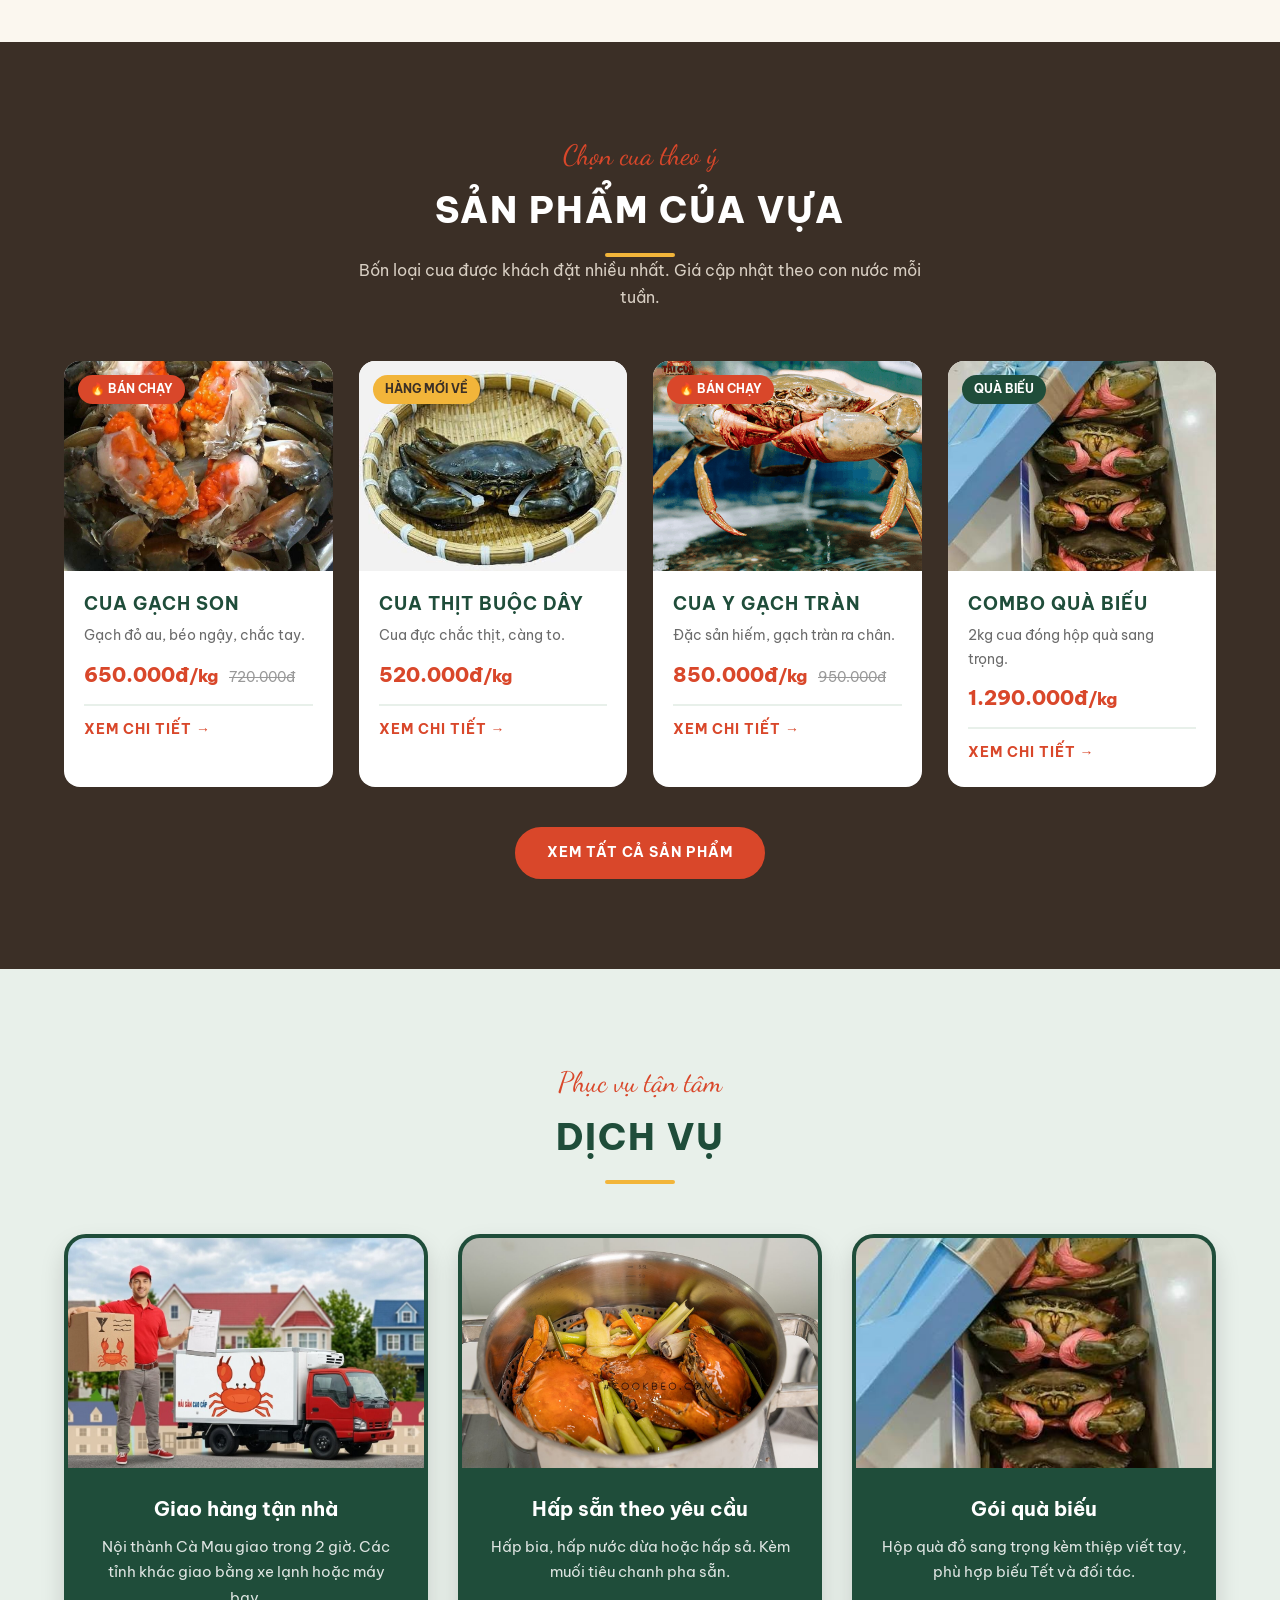
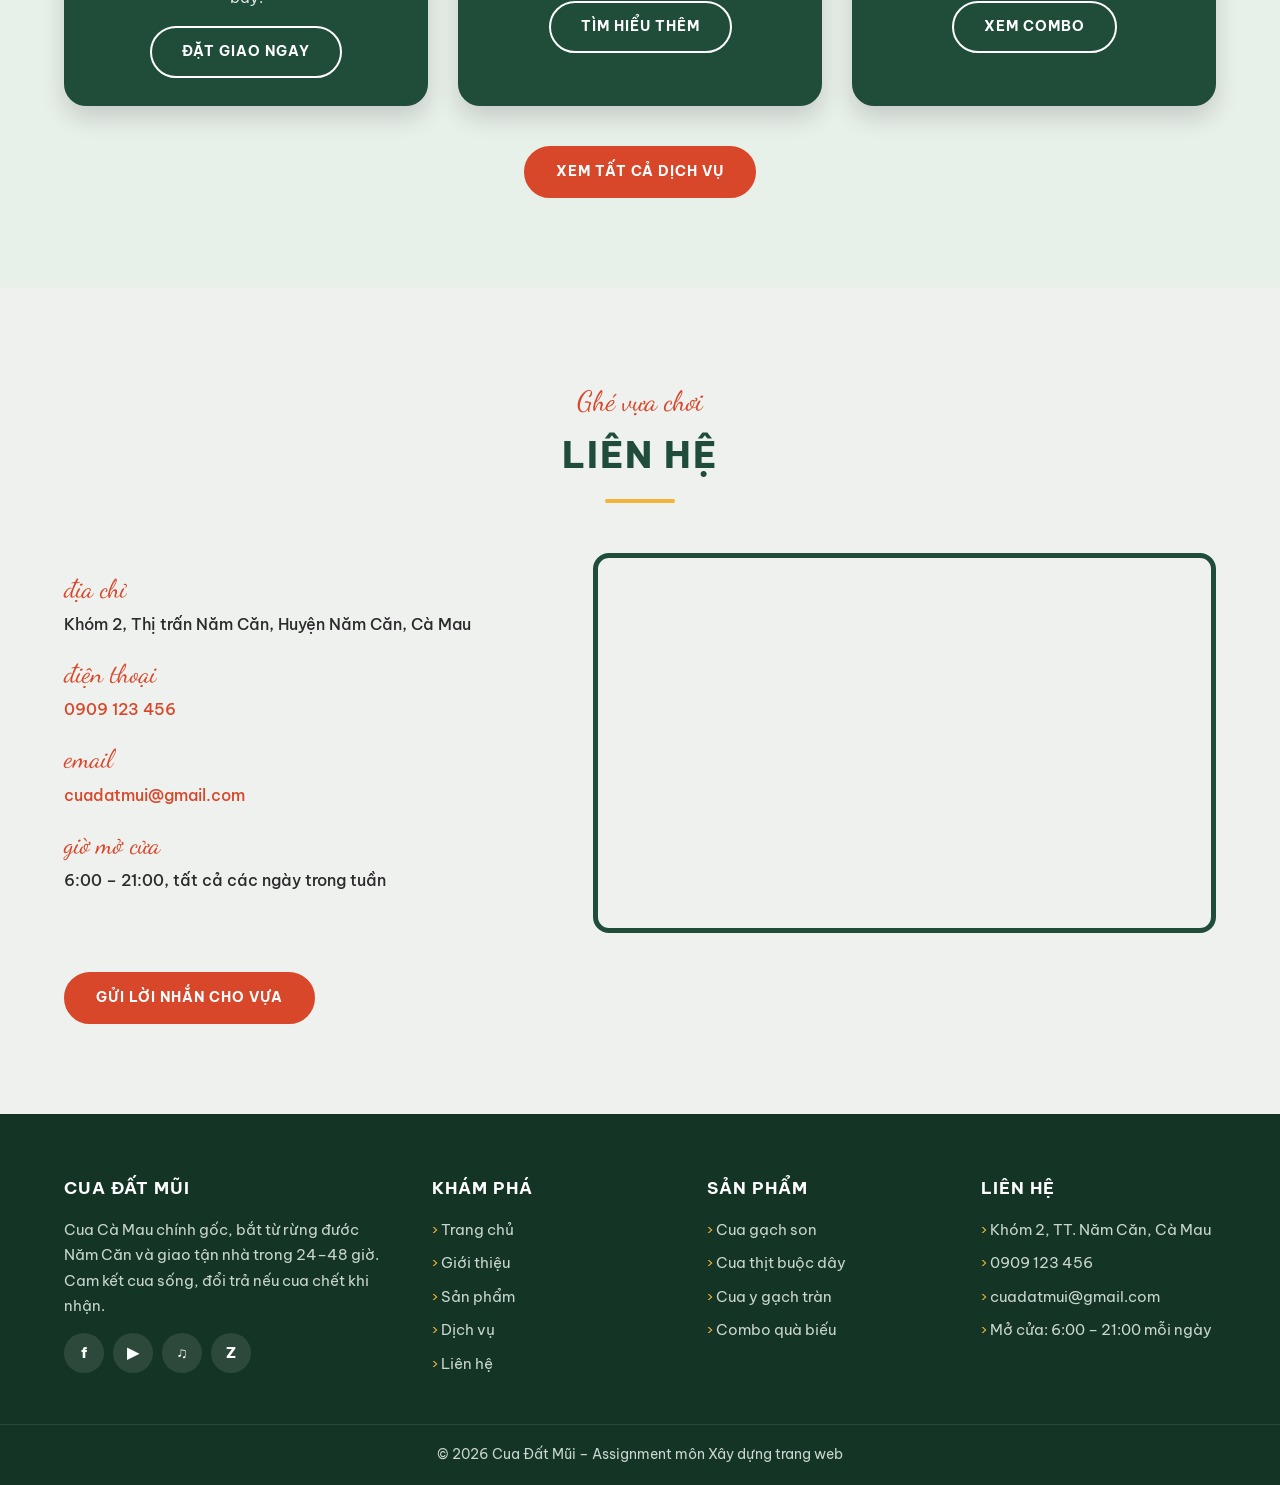
<file: Source/trang-chu.html>
<!DOCTYPE html>
<html lang="vi">
<head>
  <meta charset="UTF-8">
  <meta name="viewport" content="width=device-width, initial-scale=1.0">
  <meta name="description" content="Cua Cà Mau chính gốc rừng đước Năm Căn, giao tận nhà toàn quốc.">
  <title>Cua Đất Mũi | Cua Cà Mau chính gốc rừng đước</title>
  <link rel="icon" href="images/logo.png">
  <link rel="stylesheet" href="css/style.css">
</head>
<body>

  <!-- ========== HEADER ========== -->
  <header class="header">
    <div class="khung">
      <a href="trang-chu.html" class="logo"><img src="images/logo.png" alt="Logo Cua Cà Mau">Cua <span>Đất Mũi</span></a>
      <nav class="menu">
        <span class="nut-menu">&#9776;</span>
        <ul>
          <li><a href="trang-chu.html" class="dang-xem">Trang chủ</a></li>
          <li><a href="gioi-thieu.html">Giới thiệu</a></li>
          <li><a href="san-pham.html">Sản phẩm</a></li>
          <li><a href="dich-vu.html">Dịch vụ</a></li>
          <li><a href="lien-he.html">Liên hệ</a></li>
          <li><a href="dat-hang.html" class="nut-dat">Đặt hàng</a></li>
        </ul>
      </nav>
    </div>
  </header>

  <!-- ========== BANNER (slideshow bằng CSS) ========== -->
  <section class="banner" id="banner">
    <div class="slide slide-1"></div>
    <div class="slide slide-2"></div>
    <div class="slide slide-3"></div>

    <div class="banner-noi-dung">
      <span class="chu-tay">Từ rừng đước Năm Căn đến bàn ăn nhà bạn</span>
      <h1>Cua Cà Mau<br>Chính Gốc</h1>
      <div class="nhom-nut">
        <a href="#products" class="nut">Xem sản phẩm</a>
        <a href="dat-hang.html" class="nut nut-vien">Đặt cua ngay</a>
      </div>
    </div>

    <div class="cua-bo"><img src="images/cua-nho.png" alt="Con cua đang bò"></div>
    <div class="song-nuoc lop-2"></div>
    <div class="song-nuoc"></div>
  </section>
    <!-- ========== FEATURES ========== -->
  <!-- <section class="features">
    <div class="khung">
      <div class="o-feature">
        <div class="bieu-tuong">01</div>
        <h3>Cua sống mỗi ngày</h3>
        <p>Bắt buổi sáng, giao buổi chiều. Không bán cua ướp đá lâu ngày.</p>
      </div>
      <div class="o-feature noi-bat">
        <div class="bieu-tuong">02</div>
        <h3>Nuôi rừng đước</h3>
        <p>Cua sống tự nhiên dưới tán đước nên thịt ngọt, gạch béo.</p>
      </div>
      <div class="o-feature">
        <div class="bieu-tuong">03</div>
        <h3>Giao toàn quốc</h3>
        <p>Đóng thùng xốp giữ lạnh, giao nhanh 24&ndash;48 giờ.</p>
      </div>
      <div class="o-feature">
        <div class="bieu-tuong">04</div>
        <h3>Cua chết đổi mới</h3>
        <p>Nhận cua chết hoặc yếu, gửi hình là đổi ngay con khác.</p>
      </div>
    </div>
  </section> -->

  <!-- ========== ABOUT ========== -->
  <section class="about" id="about">
    <div class="khung">
      <div class="about-luoi">
        <div class="about-anh">
          <img src="images/banner-2.jpg" alt="Rừng đước Năm Căn, Cà Mau">
          <div class="nhan-nam"><strong>15+</strong>năm theo nghề</div>
        </div>

        <div class="about-chu">
          <span class="chu-tay">Câu chuyện của chúng tôi</span>
          <h2>Ba đời làm nghề cua ở Đất Mũi</h2>
          <p class="mo-dau">Gia đình chúng tôi sống ở Năm Căn, nơi rừng đước mọc dày và con nước lên xuống mỗi ngày hai lần. Từ thời ông nội, cả nhà đã quen với việc đặt lợp, bắt cua và buộc dây lác bằng tay.</p>
          <p>Năm 2011, chúng tôi mở vựa cua <strong>Cua Đất Mũi</strong> để đưa con cua ngon nhất của quê nhà đến khắp nơi. Chúng tôi chỉ chọn cua <em>nuôi tự nhiên dưới tán rừng</em>, không dùng thức ăn công nghiệp.</p>
          <a href="gioi-thieu.html" class="nut">Đọc câu chuyện của vựa &rarr;</a>
        </div>

        <div class="so-lieu">
          <div><strong>12.000+</strong><span>khách hàng tin dùng</span></div>
          <div><strong>63/63</strong><span>tỉnh thành đã giao</span></div>
          <div><strong>4.9&#9733;</strong><span>điểm đánh giá</span></div>
        </div>
      </div>

    </div>
  </section>

  <!-- ========== PRODUCTS ========== -->
  <section class="products" id="products">
    <div class="khung">
      <div class="tieu-de">
        <span class="chu-tay">Chọn cua theo ý</span>
        <h2>Sản phẩm của vựa</h2>
        <p>Bốn loại cua được khách đặt nhiều nhất. Giá cập nhật theo con nước mỗi tuần.</p>
      </div>
      
      <div class="luoi-sp">
        <article class="the-sp ban-chay">
          <a href="cua-gach.html" class="khung-anh">
            <img src="images/cua-gach-song.jpg" alt="Cua Gạch Son còn sống" class="anh-song">
            <img src="images/cua-gach-luoc.jpg" alt="Cua Gạch Son đã hấp chín" class="anh-luoc">
          </a>
          <div class="thong-tin">
            <h3>Cua Gạch Son</h3>
            <p class="mo-ta">Gạch đỏ au, béo ngậy, chắc tay.</p>
            <p class="gia">650.000đ<small>/kg</small> <del>720.000đ</del></p>
            <a href="cua-gach.html" class="xem">Xem chi tiết &rarr;</a>
          </div>
        </article>
        <article class="the-sp moi-ve">
          <a href="cua-thit.html" class="khung-anh">
            <img src="images/cua-thit-song.jpg" alt="Cua Thịt Buộc Dây còn sống" class="anh-song">
            <img src="images/cua-thit-luoc.jpg" alt="Cua Thịt Buộc Dây đã hấp chín" class="anh-luoc">
          </a>
          <div class="thong-tin">
            <h3>Cua Thịt Buộc Dây</h3>
            <p class="mo-ta">Cua đực chắc thịt, càng to.</p>
            <p class="gia">520.000đ<small>/kg</small></p>
            <a href="cua-thit.html" class="xem">Xem chi tiết &rarr;</a>
          </div>
        </article>
        <article class="the-sp ban-chay">
          <a href="cua-y.html" class="khung-anh">
            <img src="images/cua-y-song.jpg" alt="Cua Y Gạch Tràn còn sống" class="anh-song">
            <img src="images/cua-y-luoc.jpg" alt="Cua Y Gạch Tràn đã hấp chín" class="anh-luoc">
          </a>
          <div class="thong-tin">
            <h3>Cua Y Gạch Tràn</h3>
            <p class="mo-ta">Đặc sản hiếm, gạch tràn ra chân.</p>
            <p class="gia">850.000đ<small>/kg</small> <del>950.000đ</del></p>
            <a href="cua-y.html" class="xem">Xem chi tiết &rarr;</a>
          </div>
        </article>
        <article class="the-sp qua-tang">
          <a href="combo-qua-bieu.html" class="khung-anh">
            <!-- <img src="images/combo-qua-bieu-song.jpg" alt="Combo Quà Biếu còn sống" > -->
            <img src="images/combo-qua-bieu-luoc.jpg" alt="Combo Quà Biếu đã hấp chín" >
          </a>
          <div class="thong-tin">
            <h3>Combo Quà Biếu</h3>
            <p class="mo-ta">2kg cua đóng hộp quà sang trọng.</p>
            <p class="gia">1.290.000đ<small>/kg</small></p>
            <a href="combo-qua-bieu.html" class="xem">Xem chi tiết &rarr;</a>
          </div>
        </article>
      </div>
      <p class="xem-tat-ca"><a href="san-pham.html" class="nut">Xem tất cả sản phẩm</a></p>
    </div>
  </section>

  <!-- ========== SERVICES ========== -->
  <section class="services" id="services">
    <div class="khung">
      <div class="tieu-de">
        <span class="chu-tay">Phục vụ tận tâm</span>
        <h2>Dịch vụ</h2>
      </div>
      <div class="luoi-dv">
        <div class="the-dv">
          <img src="images/giao-hang.jpg" alt="Giao cua tận nhà">
          <div class="noi-dung">
            <h3>Giao hàng tận nhà</h3>
            <p>Nội thành Cà Mau giao trong 2 giờ. Các tỉnh khác giao bằng xe lạnh hoặc máy bay.</p>
            <a href="dat-hang.html" class="nut nut-vien">Đặt giao ngay</a>
          </div>
        </div>
        <div class="the-dv">
          <img src="images/hap-san.jpg" alt="Hấp cua sẵn">
          <div class="noi-dung">
            <h3>Hấp sẵn theo yêu cầu</h3>
            <p>Hấp bia, hấp nước dừa hoặc hấp sả. Kèm muối tiêu chanh pha sẵn.</p>
            <a href="dich-vu.html" class="nut nut-vien">Tìm hiểu thêm</a>
          </div>
        </div>
        <div class="the-dv">
          <img src="images/combo-qua-bieu-luoc.jpg" alt="Hộp quà biếu cua">
          <div class="noi-dung">
            <h3>Gói quà biếu</h3>
            <p>Hộp quà đỏ sang trọng kèm thiệp viết tay, phù hợp biếu Tết và đối tác.</p>
            <a href="combo-qua-bieu.html" class="nut nut-vien">Xem combo</a>
          </div>
        </div>
      </div>
      <p class="xem-tat-ca"><a href="dich-vu.html" class="nut">Xem tất cả dịch vụ</a></p>
    </div>
  </section>

  <!-- ========== CONTACT (bản rút gọn, form nằm ở trang lien-he.html) ========== -->
  <section class="contact" id="contact">
    <div class="khung">
      <div class="tieu-de">
        <span class="chu-tay">Ghé vựa chơi</span>
        <h2>Liên hệ</h2>
      </div>
      <div class="contact-luoi">
        <div class="thong-tin-lh">
          <dl>
            <dt>địa chỉ</dt>
            <dd>Khóm 2, Thị trấn Năm Căn, Huyện Năm Căn, Cà Mau</dd>
            <dt>điện thoại</dt>
            <dd><a href="tel:0909123456">0909 123 456</a></dd>
            <dt>email</dt>
            <dd><a href="mailto:cuadatmui@gmail.com">cuadatmui@gmail.com</a></dd>
            <dt>giờ mở cửa</dt>
            <dd>6:00 &ndash; 21:00, tất cả các ngày trong tuần</dd>
          </dl>
          <div class="mang-xh">
            <!-- Nút Like + Share Facebook (tích hợp tiện ích Facebook) -->
            <iframe src="https://www.facebook.com/plugins/like.php?href=https%3A%2F%2Fwww.facebook.com%2Ffacebook&layout=button_count&action=like&size=large&share=true&height=30" width="200" height="30" style="border:none;overflow:hidden" title="Facebook Like"></iframe>
          </div>
          <p style="margin-top: 24px;"><a href="lien-he.html" class="nut">Gửi lời nhắn cho vựa</a></p>
        </div>
        <div class="ban-do ban-do-gon">
          <iframe src="https://maps.google.com/maps?q=N%C4%83m%20C%C4%83n%2C%20C%C3%A0%20Mau&z=12&output=embed" title="Bản đồ vựa cua Năm Căn" loading="lazy"></iframe>
        </div>
      </div>
    </div>
  </section>

  <!-- ========== FOOTER ========== -->
  <footer class="footer">
    <div class="khung footer-luoi">
      <div>
        <h4>Cua Đất Mũi</h4>
        <p>Cua Cà Mau chính gốc, bắt từ rừng đước Năm Căn và giao tận nhà trong 24&ndash;48 giờ. Cam kết cua sống, đổi trả nếu cua chết khi nhận.</p>
        <p style="margin-top: 14px;">
          <a href="https://www.facebook.com" target="_blank" class="icon-xh" title="Facebook">f</a>
          <a href="https://www.youtube.com" target="_blank" class="icon-xh" title="YouTube">&#9654;</a>
          <a href="https://www.tiktok.com" target="_blank" class="icon-xh" title="TikTok">&#9835;</a>
          <a href="https://zalo.me" target="_blank" class="icon-xh" title="Zalo">Z</a>
        </p>
      </div>
      <div>
        <h4>Khám phá</h4>
        <ul>
          <li><a href="trang-chu.html">Trang chủ</a></li>
          <li><a href="gioi-thieu.html">Giới thiệu</a></li>
          <li><a href="san-pham.html">Sản phẩm</a></li>
          <li><a href="dich-vu.html">Dịch vụ</a></li>
          <li><a href="lien-he.html">Liên hệ</a></li>
        </ul>
      </div>
      <div>
        <h4>Sản phẩm</h4>
        <ul>
          <li><a href="cua-gach.html">Cua gạch son</a></li>
          <li><a href="cua-thit.html">Cua thịt buộc dây</a></li>
          <li><a href="cua-y.html">Cua y gạch tràn</a></li>
          <li><a href="combo-qua-bieu.html">Combo quà biếu</a></li>
        </ul>
      </div>
      <div>
        <h4>Liên hệ</h4>
        <ul>
          <li>Khóm 2, TT. Năm Căn, Cà Mau</li>
          <li><a href="tel:0909123456">0909 123 456</a></li>
          <li><a href="mailto:cuadatmui@gmail.com">cuadatmui@gmail.com</a></li>
          <li>Mở cửa: 6:00 &ndash; 21:00 mỗi ngày</li>
        </ul>
      </div>
    </div>
    <p class="ban-quyen">&copy; 2026 Cua Đất Mũi &ndash; Assignment môn Xây dựng trang web</p>
  </footer>

  <!-- Nút chat nổi. Có thể thay bằng mã chatbox (Tawk.to, Messenger...) đã học ở bài 7.1 -->
  <a href="https://zalo.me/0909123456" target="_blank" class="nut-chat">&#128172; </a>

</body>
</html>
</file>
<file: Source/css/style.css>
/* =========================================================
   CUA CÀ MAU - file CSS dùng chung cho toàn bộ website
   Màu chủ đạo: xanh rừng đước + đỏ cam cua luộc
   ========================================================= */
@import url('https://fonts.googleapis.com/css2?family=Be+Vietnam+Pro:wght@400;500;700;800&family=Dancing+Script:wght@600;700&display=swap');
/* ---------- 1. Biến màu dùng chung (:root) ---------- */
:root {
  --rung: #1f4d3a;        /* xanh rừng đước */
  --rung-dam: #143426;
  --rung-nhat: #e8f0ea;
  --cua: #d9472a;         /* đỏ cam cua luộc */
  --cua-dam: #b5361c;
  --vang: #f2b53a;        /* vàng nắng Đất Mũi */
  --bun: #3b2f26;         /* nâu bùn non */
  --kem: #fbf7ef;
  --chu: #2b2b2b;
  --chu-nhat: #6b6b6b;
  --bo-goc: 16px;
}
/* ---------- 2. Thiết lập chung ---------- */
* {
  margin: 0;
  padding: 0;
  box-sizing: border-box;
}

html {
  scroll-behavior: smooth;
}

body {
  font-family: 'Be Vietnam Pro', Arial, sans-serif;
  font-size: 16px;
  line-height: 1.7;
  color: var(--chu);
  background-color: var(--kem);
}

img {
  max-width: 100%;
  display: block;
}

a {
  color: var(--cua);
  text-decoration: none;
}

a:hover {
  color: var(--cua-dam);
}

.khung {
  width: 90%;
  max-width: 1180px;
  margin: 0 auto;
}

section {
  padding: 90px 0;
}

/* Tiêu đề phần: chữ viết tay nhỏ + chữ in hoa lớn */
.tieu-de {
  text-align: center;
  margin-bottom: 50px;
}

.tieu-de .chu-tay {
  font-family: 'Dancing Script', cursive;
  font-size: 28px;
  color: var(--cua);
  display: block;
}

.tieu-de h2 {
  font-size: 36px;
  font-weight: 800;
  text-transform: uppercase;
  letter-spacing: 2px;
  color: var(--rung);
}

.tieu-de h2::after {
  content: "";
  display: block;
  width: 70px;
  height: 4px;
  margin: 12px auto 0;
  background-color: var(--vang);
  border-radius: 2px;
}

/* Nút bấm */
.nut {
  display: inline-block;
  padding: 12px 30px;
  border: 2px solid var(--cua);
  border-radius: 40px;
  background-color: var(--cua);
  color: #fff;
  font-weight: 700;
  letter-spacing: 1px;
  text-transform: uppercase;
  font-size: 14px;
  transition: background-color 0.3s, color 0.3s, transform 0.3s;
}

.nut:hover {
  background-color: transparent;
  color: var(--cua);
  transform: translateY(-3px);
}

.nut-vien {
  background-color: transparent;
  color: #fff;
  border-color: #fff;
}

.nut-vien:hover {
  background-color: #fff;
  color: var(--rung);
}

/* ---------- 3. Header + menu ---------- */
.header {
  position: fixed;
  top: 0;
  left: 0;
  width: 100%;
  z-index: 100;
  background-color: rgba(20, 52, 38, 0.92);
  box-shadow: 0 2px 12px rgba(0, 0, 0, 0.2);
}

.header .khung {
  display: flex;
  justify-content: space-between;
  align-items: center;
  height: 72px;
}

.logo {
  display: flex;
  align-items: center;
  gap: 8px;
  color: #fff;
  font-weight: 800;
  font-size: 22px;
}

.logo img {
  width: 46px;
}

.logo span {
  color: var(--vang);
}

.logo:hover {
  color: #fff;
}

.menu ul {
  display: flex;
  list-style: none;
  gap: 6px;
}

.menu ul li a {
  position: relative;
  display: block;
  padding: 8px 14px;
  color: #fff;
  font-weight: 500;
}

/* gạch chân chạy ra khi rê chuột */
.menu ul li a::after {
  content: "";
  position: absolute;
  left: 14px;
  bottom: 2px;
  width: 0;
  height: 2px;
  background-color: var(--vang);
  transition: width 0.3s;
}

.menu ul li a:hover::after,
.menu ul li a.dang-xem::after {
  width: 60%;
}

.menu ul li a.nut-dat {
  background-color: var(--cua);
  border-radius: 30px;
  padding: 8px 20px;
}

.menu ul li a.nut-dat::after {
  display: none;
}

.menu ul li a.nut-dat:hover {
  background-color: var(--vang);
  color: var(--bun);
}

/* nút ☰ chỉ hiện trên điện thoại */
.nut-menu {
  display: none;
  color: #fff;
  font-size: 30px;
  cursor: pointer;
  padding: 0 6px;
}

/* ---------- 4. Banner + slideshow (chỉ dùng CSS animation) ---------- */
.banner {
  position: relative;
  height: 100vh;
  min-height: 560px;
  overflow: hidden;
  padding: 0;
  color: #fff;
}

.slide {
  position: absolute;
  inset: 0;
  background-size: cover;
  background-position: center;
  opacity: 0;
  animation: doiSlide 15s infinite;
}

.slide-1 { background-image: url(../images/banner-1.jpg); animation-delay: 0s; }
.slide-2 { background-image: url(../images/banner-2.jpg); animation-delay: 5s; }
.slide-3 { background-image: url(../images/banner-3.jpg); animation-delay: 10s; }

@keyframes doiSlide {
  0%   { opacity: 0; transform: scale(1.08); }
  6%   { opacity: 1; }
  33%  { opacity: 1; }
  40%  { opacity: 0; transform: scale(1); }
  100% { opacity: 0; }
}

/* lớp phủ tối trong suốt để chữ dễ đọc */
.banner::before {
  content: "";
  position: absolute;
  inset: 0;
  background-color: rgba(10, 25, 18, 0.45);
  z-index: 1;
}

.banner-noi-dung {
  position: relative;
  z-index: 2;
  height: 100%;
  display: flex;
  flex-direction: column;
  justify-content: center;
  align-items: center;
  text-align: center;
  padding: 0 20px;
}

.banner-noi-dung .chu-tay {
  font-family: 'Dancing Script', cursive;
  font-size: 34px;
  color: var(--vang);
  animation: hienLen 1s ease-out;
}

.banner-noi-dung h1 {
  font-size: 64px;
  line-height: 1.15;
  font-weight: 800;
  letter-spacing: 3px;
  text-transform: uppercase;
  text-shadow: 0 4px 20px rgba(0, 0, 0, 0.5);
  margin: 10px 0 18px;
  animation: hienLen 1s ease-out 0.2s backwards;
}

.banner-noi-dung p {
  max-width: 620px;
  font-size: 18px;
  margin-bottom: 30px;
  animation: hienLen 1s ease-out 0.4s backwards;
}

.banner-noi-dung .nhom-nut {
  display: flex;
  gap: 16px;
  flex-wrap: wrap;
  justify-content: center;
  animation: hienLen 1s ease-out 0.6s backwards;
}

@keyframes hienLen {
  from { opacity: 0; transform: translateY(40px); }
  to   { opacity: 1; transform: translateY(0); }
}

/* sóng nước dưới banner */
.song-nuoc {
  position: absolute;
  left: 0;
  bottom: -10px;
  width: 200%;
  height: 70px;
  z-index: 3;
  background-color: var(--kem);
  border-radius: 50% 50% 0 0 / 100% 100% 0 0;
  animation: songChay 8s linear infinite;
}

.song-nuoc.lop-2 {
  opacity: 0.5;
  bottom: 0;
  animation-duration: 12s;
  animation-direction: reverse;
}

@keyframes songChay {
  from { transform: translateX(0); }
  to   { transform: translateX(-50%); }
}

/* con cua bò ngang màn hình */
.cua-bo {
  position: absolute;
  bottom: 40px;
  left: -120px;
  width: 80px;
  z-index: 4;
  animation: cuaBoNgang 14s linear infinite;
}

.cua-bo img {
  animation: cuaLacLu 0.4s ease-in-out infinite alternate;
}

@keyframes cuaBoNgang {
  0%   { left: -120px; }
  45%  { left: 45%; }
  55%  { left: 45%; }   /* dừng lại "nghỉ chân" */
  100% { left: 110%; }
}

@keyframes cuaLacLu {
  from { transform: rotate(-8deg); }
  to   { transform: rotate(8deg) translateY(-4px); }
}

/* ---------- 5. Features ---------- */
.features {
  padding: 0;
  position: relative;
  z-index: 5;
  margin-top: -60px;
}

.features .khung {
  display: flex;
  box-shadow: 0 20px 40px rgba(0, 0, 0, 0.12);
  border-radius: var(--bo-goc);
  overflow: hidden;
}

.o-feature {
  flex: 1;
  background-color: #fff;
  padding: 40px 28px;
  text-align: center;
  transition: transform 0.3s, background-color 0.3s;
}

.o-feature .bieu-tuong {
  font-size: 42px;
  font-weight: 800;
  line-height: 1;
  margin-bottom: 14px;
  color: var(--cua);
}

.o-feature.noi-bat .bieu-tuong,
.o-feature:hover .bieu-tuong {
  color: var(--vang);
}

.o-feature h3 {
  color: var(--rung);
  text-transform: uppercase;
  letter-spacing: 2px;
  font-size: 16px;
  margin-bottom: 8px;
}

.o-feature p {
  color: var(--chu-nhat);
  font-size: 15px;
}

.o-feature.noi-bat,
.o-feature:hover {
  background-color: var(--rung);
}

.o-feature.noi-bat h3,
.o-feature.noi-bat p,
.o-feature:hover h3,
.o-feature:hover p {
  color: #fff;
}

/* ---------- 6. About: bố cục grid có đặt tên vùng ---------- */
.about-luoi {
  display: grid;
  grid-template-columns: 1fr 1fr;
  grid-template-areas:
    "anh   chu"
    "anh   so-lieu";
  gap: 30px 60px;
  align-items: center;
}

.about-anh {
  grid-area: anh;
  position: relative;
}

.about-anh img {
  border-radius: var(--bo-goc);
  border: 6px solid var(--rung);
}

/* khung màu lệch phía sau ảnh (nội dung chồng lớp) */
.about-anh::before {
  content: "";
  position: absolute;
  top: 24px;
  left: -24px;
  width: 100%;
  height: 100%;
  border-radius: var(--bo-goc);
  background-color: var(--vang);
  z-index: -1;
}

.about-anh .nhan-nam {
  position: absolute;
  right: -20px;
  bottom: 30px;
  background-color: var(--cua);
  color: #fff;
  padding: 14px 20px;
  border-radius: 12px;
  text-align: center;
  font-weight: 700;
  line-height: 1.2;
  box-shadow: 0 10px 20px rgba(0, 0, 0, 0.2);
}

.about-anh .nhan-nam strong {
  display: block;
  font-size: 34px;
}

.about-chu {
  grid-area: chu;
}

.about-chu .chu-tay {
  font-family: 'Dancing Script', cursive;
  font-size: 28px;
  color: var(--cua);
}

.about-chu h2 {
  font-size: 34px;
  color: var(--rung);
  text-transform: uppercase;
  line-height: 1.2;
  margin-bottom: 16px;
}

.about-chu p {
  margin-bottom: 14px;
  text-align: justify;
}

/* chữ cái đầu đoạn to kiểu báo */
/* .about-chu p.mo-dau::first-letter {
  float: left;
  font-size: 64px;
  line-height: 0.9;
  font-weight: 800;
  color: var(--cua);
  margin: 6px 10px 0 0;
} */

.so-lieu {
  grid-area: so-lieu;
  display: flex;
  gap: 20px;
}

.so-lieu div {
  flex: 1;
  background-color: var(--rung-nhat);
  border-left: 4px solid var(--rung);
  padding: 14px 16px;
  border-radius: 8px;
}

.so-lieu strong {
  display: block;
  font-size: 28px;
  color: var(--rung);
}

.so-lieu span {
  font-size: 14px;
  color: var(--chu-nhat);
}

/* Hành trình con cua (danh sách có thứ tự) */
.hanh-trinh {
  margin-top: 80px;
  background-color: var(--rung);
  border-radius: var(--bo-goc);
  padding: 40px 30px;
  color: #fff;
}

.hanh-trinh h3 {
  text-align: center;
  font-size: 22px;
  margin-bottom: 30px;
  text-transform: uppercase;
  letter-spacing: 2px;
}

.hanh-trinh ol {
  list-style: none;
  display: flex;
  justify-content: space-between;
  gap: 10px;
}

.hanh-trinh li {
  position: relative;
  flex: 1;
  text-align: center;
  font-size: 15px;
}

.hanh-trinh li .so {
  display: flex;
  justify-content: center;
  align-items: center;
  width: 56px;
  height: 56px;
  margin: 0 auto 10px;
  border-radius: 50%;
  background-color: var(--vang);
  color: var(--bun);
  font-weight: 800;
  font-size: 20px;
  transition: transform 0.4s;
}

.hanh-trinh li:hover .so {
  transform: rotate(360deg) scale(1.15);
  background-color: var(--cua);
  color: #fff;
}

/* mũi tên nối các bước */
.hanh-trinh li::after {
  content: "➜";
  position: absolute;
  top: 12px;
  right: -12px;
  color: var(--vang);
  font-size: 22px;
}

.hanh-trinh li:last-child::after {
  display: none;
}

.hanh-trinh li small {
  display: block;
  opacity: 0.75;
}

/* ---------- 7. Products ---------- */
.products {
  background-color: var(--bun);
  color: #fff;
}

.products .tieu-de h2 {
  color: #fff;
}

.products .tieu-de p {
  color: #d8cfc3;
  max-width: 600px;
  margin: 0 auto;
}

.goi-y-hover {
  text-align: center;
  color: var(--vang);
  margin-top: -30px;
  margin-bottom: 30px;
  font-size: 15px;
}

.luoi-sp {
  display: grid;
  grid-template-columns: repeat(4, 1fr);
  gap: 26px;
}

.luoi-3 {
  grid-template-columns: repeat(3, 1fr);
}

.the-sp {
  position: relative;
  background-color: #fff;
  color: var(--chu);
  border-radius: var(--bo-goc);
  overflow: hidden;
  transition: transform 0.35s, box-shadow 0.35s;
}

.the-sp:hover {
  transform: translateY(-10px);
  box-shadow: 0 20px 35px rgba(0, 0, 0, 0.35);
}

/* 2 ảnh chồng lên nhau: cua sống ở trên, cua luộc ở dưới */
.the-sp .khung-anh {
  display: block;
  position: relative;
  height: 210px;
  overflow: hidden;
}

.the-sp .khung-anh img {
  position: absolute;
  inset: 0;
  width: 100%;
  height: 100%;
  object-fit: cover;
  transition: opacity 0.6s, transform 0.6s;
}

.the-sp .anh-luoc {
  opacity: 0;
  transform: scale(1.1);
}

.the-sp:hover .anh-song {
  opacity: 0;
}

.the-sp:hover .anh-luoc {
  opacity: 1;
  transform: scale(1);
}

/* nhãn góc thẻ */
.the-sp::before {
  position: absolute;
  top: 14px;
  left: 14px;
  z-index: 2;
  padding: 4px 12px;
  border-radius: 20px;
  font-size: 12px;
  font-weight: 700;
  text-transform: uppercase;
}

.the-sp.ban-chay::before {
  content: "🔥 Bán chạy";
  background-color: var(--cua);
  color: #fff;
}

.the-sp.moi-ve::before {
  content: "Hàng mới về";
  background-color: var(--vang);
  color: var(--bun);
  animation: nhapNhay 1.2s ease-in-out infinite alternate;
}

.the-sp.qua-tang::before {
  content: "Quà biếu";
  background-color: var(--rung);
  color: #fff;
}

@keyframes nhapNhay {
  from { transform: scale(1); box-shadow: 0 0 0 0 rgba(242, 181, 58, 0.8); }
  to   { transform: scale(1.08); box-shadow: 0 0 0 8px rgba(242, 181, 58, 0); }
}

.the-sp .thong-tin {
  padding: 18px 20px 22px;
}

.the-sp h3 {
  font-size: 18px;
  text-transform: uppercase;
  letter-spacing: 1px;
  color: var(--rung);
}

.the-sp .mo-ta {
  font-size: 14px;
  color: var(--chu-nhat);
  margin: 4px 0 10px;
}

.gia {
  font-size: 20px;
  font-weight: 800;
  color: var(--cua);
}

.gia del {
  font-size: 14px;
  font-weight: 400;
  color: #999;
  margin-left: 6px;
}

.the-sp .xem {
  display: block;
  margin-top: 12px;
  padding-top: 12px;
  border-top: 2px solid var(--rung-nhat);
  font-weight: 700;
  font-size: 14px;
  text-transform: uppercase;
  letter-spacing: 1px;
}

/* ---------- 8. Services ---------- */
.services {
  background-color: var(--rung-nhat);
}

.luoi-dv {
  display: flex;
  gap: 30px;
}

.the-dv {
  flex: 1;
  background-color: var(--rung);
  border: 4px solid var(--rung);
  border-radius: 22px;
  overflow: hidden;
  color: #fff;
  text-align: center;
  box-shadow: 0 12px 24px rgba(0, 0, 0, 0.15);
  transition: transform 0.35s;
}

.the-dv:hover {
  transform: scale(1.04) rotate(-1deg);
}

.the-dv img {
  height: 230px;
  object-fit: cover;
  width: 100%;
}

.the-dv .noi-dung {
  padding: 24px;
}

.the-dv h3 {
  font-size: 20px;
  margin-bottom: 8px;
}

.the-dv p {
  font-size: 15px;
  opacity: 0.85;
  margin-bottom: 16px;
}

/* ---------- 9. Gallery + lightbox (dùng :target) ---------- */
.luoi-anh {
  display: grid;
  grid-template-columns: repeat(4, 1fr);
  grid-auto-rows: 200px;
  gap: 14px;
}

.luoi-anh a {
  display: block;
  overflow: hidden;
  border-radius: 12px;
  position: relative;
}

.luoi-anh a:first-child {
  grid-column: span 2;
  grid-row: span 2;
}

.luoi-anh img {
  width: 100%;
  height: 100%;
  object-fit: cover;
  transition: transform 0.5s;
}

.luoi-anh a:hover img {
  transform: scale(1.12);
}

.luoi-anh a::after {
  content: "";
  position: absolute;
  inset: 0;
  display: flex;
  justify-content: center;
  align-items: center;
  font-size: 34px;
  background-color: rgba(31, 77, 58, 0.55);
  opacity: 0;
  transition: opacity 0.3s;
}

.luoi-anh a:hover::after {
  opacity: 1;
}

.lightbox {
  display: none;
  position: fixed;
  inset: 0;
  z-index: 999;
  background-color: rgba(0, 0, 0, 0.85);
  justify-content: center;
  align-items: center;
  flex-direction: column;
  padding: 20px;
}

.lightbox:target {
  display: flex;
}

.lightbox img {
  max-width: 90%;
  max-height: 80vh;
  border-radius: 10px;
  border: 5px solid #fff;
  animation: phongTo 0.4s ease-out;
}

.lightbox p {
  color: #fff;
  margin-top: 12px;
}

.lightbox .dong {
  position: absolute;
  top: 20px;
  right: 30px;
  color: #fff;
  font-size: 44px;
  line-height: 1;
}

.lightbox .dong:hover {
  color: var(--vang);
}

@keyframes phongTo {
  from { transform: scale(0.6); opacity: 0; }
  to   { transform: scale(1); opacity: 1; }
}

/* ---------- 10. Hỏi đáp (ẩn/hiện khi bấm) ---------- */
.faq {
  background-color: #fff;
}

.faq-luoi {
  display: grid;
  grid-template-columns: 1fr 1fr;
  gap: 50px;
  align-items: start;
}

details {
  background-color: var(--kem);
  border-radius: 10px;
  margin-bottom: 14px;
  border-left: 5px solid var(--rung);
  overflow: hidden;
}

summary {
  cursor: pointer;
  padding: 16px 20px;
  font-weight: 700;
  color: var(--rung);
  list-style: none;
  position: relative;
}

summary::after {
  content: "+";
  position: absolute;
  right: 20px;
  font-size: 22px;
  line-height: 1;
  transition: transform 0.3s;
}

details:hover {
  border-left-color: var(--cua);
}

details .tra-loi {
  padding: 0 20px 18px;
}

details ul {
  padding-left: 20px;
}

.video-khung {
  position: relative;
  height: 360px;
  border-radius: var(--bo-goc);
  overflow: hidden;
  box-shadow: 0 16px 30px rgba(0, 0, 0, 0.2);
}

.video-khung iframe {
  position: absolute;
  inset: 0;
  width: 100%;
  height: 100%;
  border: 0;
}

/* ---------- 11. Contact ---------- */
.contact {
  background-color: #eef1ee;
}

.contact-luoi {
  display: grid;
  grid-template-columns: 1fr 1.3fr;
  gap: 50px;
}

.thong-tin-lh dl dt {
  font-family: 'Dancing Script', cursive;
  font-size: 26px;
  color: var(--cua);
  margin-top: 14px;
}

.thong-tin-lh dl dd {
  font-weight: 500;
}

.mang-xh {
  margin-top: 24px;
  display: flex;
  gap: 10px;
  flex-wrap: wrap;
  align-items: center;
}

/* Form thân thiện (dùng chung cho trang chủ và trang đặt hàng) */
.form {
  background-color: #fff;
  padding: 34px;
  border-radius: var(--bo-goc);
  box-shadow: 0 12px 30px rgba(0, 0, 0, 0.08);
}

.form h3 {
  font-family: 'Dancing Script', cursive;
  font-size: 32px;
  color: var(--rung);
  text-align: center;
  margin-bottom: 18px;
}

.form .hang {
  display: flex;
  gap: 16px;
}

.form .o-nhap {
  flex: 1;
  margin-bottom: 16px;
}

.form label {
  display: block;
  font-size: 13px;
  font-weight: 700;
  text-transform: uppercase;
  letter-spacing: 1px;
  color: var(--rung);
  margin-bottom: 6px;
}

.form label .bat-buoc {
  color: var(--cua);
}

.form input,
.form select,
.form textarea {
  width: 100%;
  padding: 12px 14px;
  border: 2px solid #dfe5e1;
  border-radius: 8px;
  background-color: #f7f9f7;
  font-family: inherit;
  font-size: 15px;
  transition: border-color 0.3s, background-color 0.3s;
}

.form input:focus,
.form select:focus,
.form textarea:focus {
  outline: none;
  border-color: var(--rung);
  background-color: #fff;
}

.form .goi-y {
  font-size: 13px;
  color: var(--chu-nhat);
  margin-top: 4px;
}

.form fieldset {
  border: 2px dashed #dfe5e1;
  border-radius: 10px;
  padding: 14px 18px;
  margin-bottom: 16px;
}

.form legend {
  font-weight: 700;
  color: var(--rung);
  padding: 0 8px;
}

.form .lua-chon input {
  width: auto;
}

.form .lua-chon {
  display: inline-flex;
  align-items: center;
  gap: 6px;
  margin: 6px 18px 6px 0;
  font-size: 15px;
  font-weight: 400;
  text-transform: none;
  letter-spacing: 0;
  color: var(--chu);
  cursor: pointer;
}

.form .nhom-nut {
  display: flex;
  gap: 14px;
}

.form button {
  flex: 1;
  padding: 14px;
  border: 0;
  border-radius: 8px;
  font-family: inherit;
  font-size: 15px;
  font-weight: 700;
  text-transform: uppercase;
  letter-spacing: 2px;
  cursor: pointer;
  transition: background-color 0.3s, transform 0.2s;
}

.form .nut-gui {
  background-color: var(--rung);
  color: #fff;
}

.form .nut-gui:hover {
  background-color: var(--cua);
  transform: translateY(-2px);
}

.form .nut-xoa {
  flex: 0 0 120px;
  background-color: #e6e6e6;
  color: var(--chu);
}

.ban-do {
  margin-top: 50px;
  border: 5px solid var(--rung);
  border-radius: var(--bo-goc);
  overflow: hidden;
  height: 380px;
}

/* bản đồ nằm cạnh thông tin liên hệ ở trang chủ */
.ban-do-gon {
  margin-top: 0;
}

.ban-do iframe {
  width: 100%;
  height: 100%;
  border: 0;
}

/* ---------- 12. Footer ---------- */
.footer {
  background-color: var(--rung-dam);
  color: #c9d6cf;
  padding: 60px 0 0;
  font-size: 15px;
}

.footer-luoi {
  display: grid;
  grid-template-columns: 1.4fr 1fr 1fr;
  gap: 40px;
}

.footer h4 {
  color: #fff;
  font-size: 17px;
  margin-bottom: 14px;
  text-transform: uppercase;
  letter-spacing: 1px;
}

.footer ul {
  list-style: none;
}

.footer ul li {
  margin-bottom: 8px;
}

.footer ul li::before {
  content: "› ";
  color: var(--vang);
}

.footer a {
  color: #c9d6cf;
}

.footer a:hover {
  color: var(--vang);
}

.footer .icon-xh {
  display: inline-flex;
  justify-content: center;
  align-items: center;
  width: 40px;
  height: 40px;
  margin-right: 6px;
  border-radius: 50%;
  background-color: rgba(255, 255, 255, 0.1);
  color: #fff;
  font-weight: 800;
  transition: background-color 0.3s, transform 0.3s;
}

.footer .icon-xh:hover {
  background-color: var(--cua);
  color: #fff;
  transform: translateY(-4px);
}

.ban-quyen {
  margin-top: 40px;
  padding: 18px 0;
  border-top: 1px solid rgba(255, 255, 255, 0.1);
  text-align: center;
  font-size: 14px;
}

/* Nút chat nổi góc màn hình */
.nut-chat {
  position: fixed;
  right: 22px;
  bottom: 22px;
  z-index: 90;
  display: flex;
  align-items: center;
  gap: 8px;
  padding: 12px 20px;
  border-radius: 40px;
  background-color: var(--cua);
  color: #fff;
  font-weight: 700;
  box-shadow: 0 8px 20px rgba(217, 71, 42, 0.45);
  animation: rungNhe 3s ease-in-out infinite;
}

.nut-chat:hover {
  color: #fff;
  background-color: var(--rung);
}

@keyframes rungNhe {
  0%, 85%, 100% { transform: rotate(0); }
  88% { transform: rotate(-8deg); }
  91% { transform: rotate(8deg); }
  94% { transform: rotate(-5deg); }
  97% { transform: rotate(5deg); }
}

/* =========================================================
   TRANG CON (chi tiết sản phẩm + đặt hàng)
   ========================================================= */
.dau-trang {
  padding: 130px 0 50px;
  background: linear-gradient(rgba(20, 52, 38, 0.8), rgba(20, 52, 38, 0.8)), url(../images/banner-2.jpg) center / cover;
  color: #fff;
  text-align: center;
}

.dau-trang h1 {
  font-size: 42px;
  text-transform: uppercase;
  letter-spacing: 2px;
}

.duong-dan {
  font-size: 15px;
}

.duong-dan a {
  color: var(--vang);
}

.duong-dan a:hover {
  color: #fff;
  text-decoration: underline;
}

/* Chi tiết sản phẩm: 2 cột */
.chi-tiet {
  display: grid;
  grid-template-columns: 1.1fr 1fr;
  gap: 50px;
  align-items: start;
}

.anh-lon {
  position: relative;
  border-radius: var(--bo-goc);
  overflow: hidden;
  box-shadow: 0 16px 30px rgba(0, 0, 0, 0.15);
}

.anh-lon img {
  width: 100%;
  height: 420px;
  object-fit: cover;
}

.anh-lon .anh-luoc {
  position: absolute;
  inset: 0;
  height: 100%;
  opacity: 0;
  transition: opacity 0.6s;
}

.anh-lon:hover .anh-luoc {
  opacity: 1;
}

.anh-lon .goi-y-anh {
  position: absolute;
  bottom: 12px;
  left: 12px;
  background-color: rgba(0, 0, 0, 0.55);
  color: #fff;
  font-size: 13px;
  padding: 4px 12px;
  border-radius: 20px;
}

.anh-nho {
  display: grid;
  grid-template-columns: repeat(4, 1fr);
  gap: 12px;
  margin-top: 14px;
}

.anh-nho a {
  border-radius: 10px;
  overflow: hidden;
  border: 3px solid transparent;
  transition: border-color 0.3s;
}

.anh-nho a:hover {
  border-color: var(--cua);
}

.anh-nho img {
  height: 100px;
  object-fit: cover;
}

.ttsp h2 {
  font-size: 34px;
  color: var(--rung);
  line-height: 1.2;
}

.ttsp .danh-gia {
  color: var(--vang);
  font-size: 18px;
  margin: 6px 0;
}

.ttsp .danh-gia span {
  color: var(--chu-nhat);
  font-size: 14px;
}

.ttsp .gia {
  font-size: 30px;
  margin: 8px 0 14px;
}

.ttsp .nhan {
  display: inline-block;
  padding: 3px 12px;
  margin-right: 6px;
  border-radius: 20px;
  background-color: var(--rung-nhat);
  color: var(--rung);
  font-size: 13px;
  font-weight: 700;
}

.ttsp .nhan.do {
  background-color: #fde3dc;
  color: var(--cua);
}

.ttsp ul.diem-noi-bat {
  list-style: none;
  margin: 16px 0;
}

.ttsp ul.diem-noi-bat li {
  padding-left: 28px;
  position: relative;
  margin-bottom: 6px;
}

.ttsp ul.diem-noi-bat li::before {
  content: "✔";
  position: absolute;
  left: 0;
  color: var(--rung);
  font-weight: 800;
}

/* Bảng giá */
.bang {
  width: 100%;
  border-collapse: collapse;
  margin: 10px 0 20px;
  font-size: 15px;
  background-color: #fff;
  border-radius: 10px;
  overflow: hidden;
  box-shadow: 0 6px 16px rgba(0, 0, 0, 0.06);
}

.bang caption {
  text-align: left;
  font-weight: 700;
  color: var(--rung);
  padding-bottom: 8px;
}

.bang th {
  background-color: var(--rung);
  color: #fff;
  padding: 12px;
  text-align: left;
}

.bang td {
  padding: 11px 12px;
  border-bottom: 1px solid #edf0ed;
}

.bang tbody tr:hover {
  background-color: #fff1e8;
}

.bang td.gia-o {
  font-weight: 700;
  color: var(--cua);
}

.bang tfoot td {
  font-size: 13px;
  color: var(--chu-nhat);
  font-style: italic;
  border-bottom: 0;
}

.dat-nhanh {
  background-color: var(--rung-nhat);
  border-radius: 12px;
  padding: 20px;
  display: flex;
  gap: 12px;
  align-items: flex-end;
  flex-wrap: wrap;
}

.dat-nhanh label {
  display: block;
  font-size: 13px;
  font-weight: 700;
  color: var(--rung);
}

.dat-nhanh select,
.dat-nhanh input {
  padding: 10px;
  border: 2px solid #cbd8cf;
  border-radius: 8px;
  font-family: inherit;
  font-size: 15px;
  width: 190px;
}

.dat-nhanh button {
  padding: 12px 26px;
  border: 0;
  border-radius: 8px;
  background-color: var(--cua);
  color: #fff;
  font-family: inherit;
  font-weight: 700;
  font-size: 15px;
  cursor: pointer;
  transition: background-color 0.3s;
}

.dat-nhanh button:hover {
  background-color: var(--rung);
}

.mo-rong {
  margin-top: 60px;
  display: grid;
  grid-template-columns: 1fr 1fr;
  gap: 40px;
}

.nhan-xet {
  display: grid;
  grid-template-columns: repeat(3, 1fr);
  gap: 24px;
}

.nhan-xet blockquote {
  background-color: #fff;
  border-radius: 14px;
  padding: 24px;
  box-shadow: 0 8px 20px rgba(0, 0, 0, 0.06);
  position: relative;
}

.nhan-xet blockquote::before {
  content: "“";
  position: absolute;
  top: -18px;
  left: 18px;
  font-size: 80px;
  line-height: 1;
  color: var(--vang);
  font-family: Georgia, serif;
}

.nhan-xet .sao {
  color: var(--vang);
}

.nhan-xet cite {
  display: block;
  margin-top: 10px;
  font-style: normal;
  font-weight: 700;
  color: var(--rung);
}

/* Trang đặt hàng */
.dat-hang-luoi {
  display: grid;
  grid-template-columns: 1.5fr 1fr;
  gap: 40px;
  align-items: start;
}

.ghi-chu-dh {
  background-color: var(--rung);
  color: #fff;
  border-radius: var(--bo-goc);
  padding: 28px;
}

.ghi-chu-dh h3 {
  margin-bottom: 10px;
}

.ghi-chu-dh ol {
  padding-left: 22px;
}

.ghi-chu-dh li {
  margin-bottom: 8px;
}

/* =========================================================
   RESPONSIVE (media queries)
   ========================================================= */

/* Máy tính bảng */
@media (max-width: 992px) {
  .banner-noi-dung h1 { font-size: 46px; }
  .luoi-sp,
  .luoi-3 { grid-template-columns: repeat(2, 1fr); }
  .luoi-anh { grid-template-columns: repeat(3, 1fr); }
  .about-luoi { gap: 30px; }
  .footer-luoi { grid-template-columns: 1fr 1fr; }
  .nhan-xet { grid-template-columns: 1fr 1fr; }

  /* menu thu gọn thành nút ☰, rê/chạm vào thì hiện */
  .nut-menu { display: block; }
  .menu { position: relative; }
  .menu ul {
    display: none;
    position: absolute;
    top: 100%;
    right: 0;
    width: 230px;
    flex-direction: column;
    background-color: var(--rung-dam);
    padding: 12px;
    border-radius: 0 0 12px 12px;
    box-shadow: 0 10px 20px rgba(0, 0, 0, 0.3);
  }
  .menu:hover ul { display: flex; }
  .menu ul li a.nut-dat { text-align: center; margin-top: 6px; }
}

/* Điện thoại */
@media (max-width: 768px) {
  section { padding: 60px 0; }
  .tieu-de h2 { font-size: 28px; }
  .banner-noi-dung h1 { font-size: 34px; }
  .banner-noi-dung p { font-size: 16px; }

  .features { margin-top: -40px; }
  .features .khung { flex-direction: column; }

  .about-luoi {
    grid-template-columns: 1fr;
    grid-template-areas:
      "anh"
      "chu"
      "so-lieu";
  }
  .about-anh::before { left: -12px; top: 12px; }
  .about-anh .nhan-nam { right: 10px; }

  .hanh-trinh ol { flex-direction: column; gap: 22px; }
  .hanh-trinh li::after { content: "⬇"; position: static; display: block; margin-top: 6px; }

  .luoi-dv { flex-direction: column; }
  .faq-luoi,
  .contact-luoi,
  .chi-tiet,
  .mo-rong,
  .dat-hang-luoi { grid-template-columns: 1fr; }

  .form { padding: 22px; }
  .form .hang { flex-direction: column; gap: 0; }

  .luoi-anh { grid-template-columns: repeat(2, 1fr); grid-auto-rows: 150px; }
  .dau-trang h1 { font-size: 30px; }
  .ttsp h2 { font-size: 28px; }
  .nhan-xet { grid-template-columns: 1fr; }
  .nut-chat span { display: none; }
  .video-khung { height: 220px; }
  .anh-lon img { height: 280px; }
}

@media (max-width: 480px) {
  .luoi-sp,
  .luoi-3 { grid-template-columns: 1fr; }
  .footer-luoi { grid-template-columns: 1fr; }
  .so-lieu { flex-direction: column; }
  .logo { font-size: 18px; }
  .bang { font-size: 14px; }
}

/* =========================================================
   BẢN NHIỀU TRANG: phần CSS thêm cho các trang
   Giới thiệu, Sản phẩm, Dịch vụ
   ========================================================= */

/* Mỗi trang con có ảnh đầu trang riêng */
.dau-trang.dt-gioi-thieu {
  background-image: linear-gradient(rgba(20, 52, 38, 0.75), rgba(20, 52, 38, 0.85)), url(../images/rung-duoc.jpg);
}
.dau-trang.dt-san-pham {
  background-image: linear-gradient(rgba(91, 30, 16, 0.7), rgba(20, 52, 38, 0.85)), url(../images/dia-cua-hap.jpg);
}
.dau-trang.dt-dich-vu {
  background-image: linear-gradient(rgba(20, 52, 38, 0.75), rgba(20, 52, 38, 0.85)), url(../images/giao-hang.jpg);
}
.dau-trang {
  background-position: center;
  background-size: cover;
}
.dau-trang .phu-de {
  font-family: 'Dancing Script', cursive;
  font-size: 26px;
  color: var(--vang);
  margin-bottom: 8px;
}

/* Nút "Xem tất cả" ở trang chủ */
.xem-tat-ca {
  text-align: center;
  margin-top: 40px;
}
.about-chu .nut {
  margin-top: 14px;
}

/* Dải kêu gọi hành động cuối mỗi trang con */
.keu-goi {
  padding: 60px 0;
  background: linear-gradient(120deg, var(--cua), var(--cua-dam));
  color: #fff;
  text-align: center;
}
.keu-goi h2 {
  font-size: 32px;
  margin-bottom: 20px;
}
.keu-goi .nhom-nut {
  display: flex;
  justify-content: center;
  gap: 16px;
  flex-wrap: wrap;
}
.keu-goi .nut {
  background-color: var(--vang);
  color: var(--bun);
}
.keu-goi .nut-vien {
  background-color: transparent;
  color: #fff;
  border-color: #fff;
}

/* Ba lời hứa: lưới đặt tên vùng (grid-template-areas) */
.luoi-gia-tri {
  display: grid;
  grid-template-columns: 1.2fr 1fr;
  grid-template-areas:
    "anh o1"
    "anh o2"
    "anh o3";
  gap: 20px;
}
.gt-anh { grid-area: anh; }
.gt-1 { grid-area: o1; }
.gt-2 { grid-area: o2; }
.gt-3 { grid-area: o3; }
.gt-anh img {
  width: 100%;
  height: 100%;
  min-height: 320px;
  object-fit: cover;
  border-radius: var(--bo-goc);
}
.gt-o {
  background-color: #fff;
  border-left: 5px solid var(--cua);
  border-radius: 12px;
  padding: 20px 24px;
  box-shadow: 0 6px 16px rgba(0, 0, 0, 0.06);
  transition: transform 0.3s;
}
.gt-o:hover {
  transform: translateX(8px);
}
.gt-o span {
  float: left;
  font-size: 40px;
  font-weight: 800;
  line-height: 1;
  color: var(--vang);
  margin-right: 14px;
}
.gt-o h3 {
  color: var(--rung);
  font-size: 19px;
}
.gt-o p {
  color: var(--chu-nhat);
  font-size: 15px;
}

/* Bảng so sánh trên trang Sản phẩm */
.so-sanh {
  background-color: var(--rung-nhat);
}
.so-sanh .bang td:first-child {
  background-color: #f6faf7;
}

/* Quy trình đặt cua trên trang Dịch vụ */
.buoc {
  list-style: none;
  display: grid;
  grid-template-columns: repeat(4, 1fr);
  gap: 24px;
}
.buoc li {
  position: relative;
  background-color: #fff;
  border-radius: var(--bo-goc);
  padding: 40px 22px 26px;
  text-align: center;
  box-shadow: 0 8px 20px rgba(0, 0, 0, 0.06);
  transition: transform 0.3s, box-shadow 0.3s;
}
.buoc li:hover {
  transform: translateY(-8px);
  box-shadow: 0 14px 28px rgba(0, 0, 0, 0.12);
}
.buoc li span {
  position: absolute;
  top: -22px;
  left: 50%;
  transform: translateX(-50%);
  width: 44px;
  height: 44px;
  line-height: 44px;
  border-radius: 50%;
  background-color: var(--cua);
  color: #fff;
  font-weight: 800;
}
.buoc li h3 {
  color: var(--rung);
  margin-bottom: 6px;
}
.buoc li p {
  font-size: 15px;
  color: var(--chu-nhat);
}
.phi-giao {
  background-color: var(--rung-nhat);
}

/* Footer có thêm cột "Khám phá" */
.footer-luoi {
  grid-template-columns: 1.4fr 1fr 1fr 1fr;
}

@media (max-width: 992px) {
  .footer-luoi { grid-template-columns: 1fr 1fr; }
  .buoc { grid-template-columns: repeat(2, 1fr); row-gap: 40px; }
}

@media (max-width: 768px) {
  .luoi-gia-tri {
    grid-template-columns: 1fr;
    grid-template-areas:
      "anh"
      "o1"
      "o2"
      "o3";
  }
  .gt-anh img { min-height: 220px; }
  .keu-goi h2 { font-size: 24px; }
  .so-sanh .khung,
  .phi-giao .khung { overflow-x: auto; }
}

@media (max-width: 480px) {
  .buoc { grid-template-columns: 1fr; }
  .footer-luoi { grid-template-columns: 1fr; }
}
</file>
